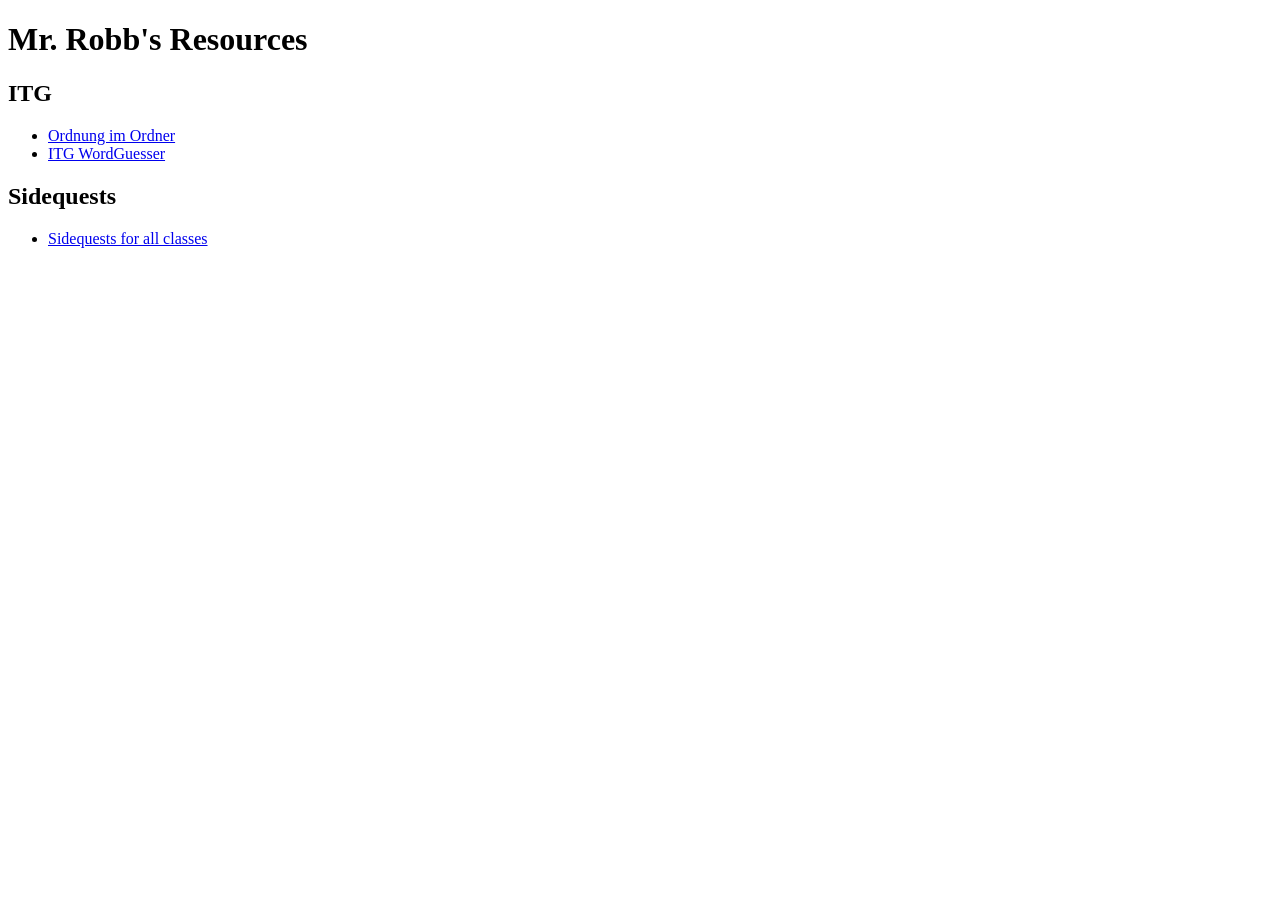
<file: index.html>
<!doctype html>
<html lang="en">
  <head>
    <meta charset="UTF-8" />
    <meta name="viewport" content="width=device-width, initial-scale=1.0" />
    <title>Mr. Robb's Resources</title>
  </head>
  <body>
    <h1>Mr. Robb's Resources</h1>

    <h2>ITG</h2>
    <ul>
      <li><a href="ITG/ordnung-im-ordner.html">Ordnung im Ordner</a></li>
      <li><a href="ITG/wordguesser.html">ITG WordGuesser</a></li>
    </ul>

    <h2>Sidequests</h2>
    <ul>
      <li>
        <a href="sidequests/index.html">Sidequests for all classes</a>
      </li>
    </ul>
  </body>
</html>
</file>
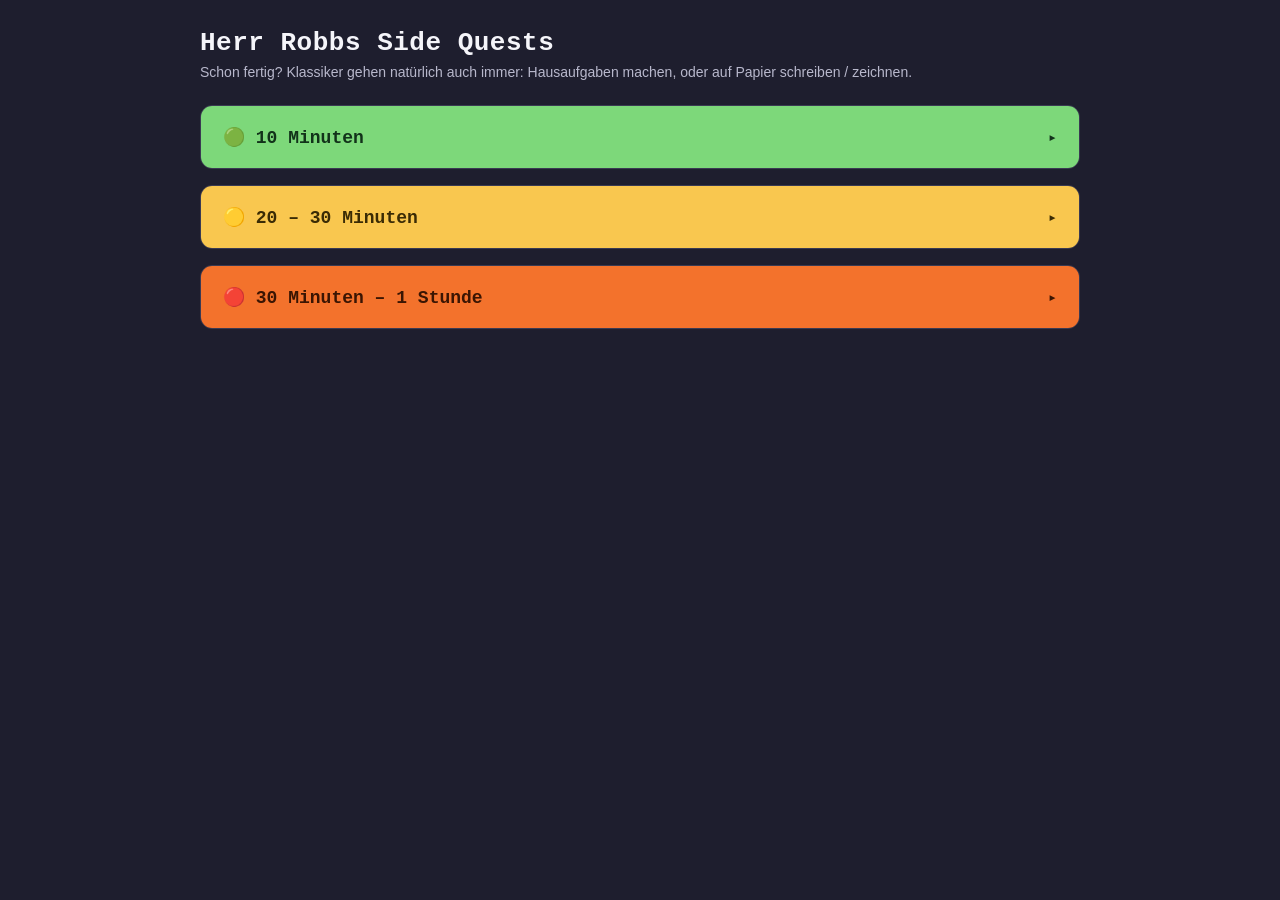
<file: sidequests/index.html>
<!DOCTYPE html>
<html lang="de">
<head>
<meta charset="UTF-8">
<title>Herr Robbs Side Quests</title>
<style>
  .sq-wrap { font-family: -apple-system, Segoe UI, Roboto, Helvetica, Arial, sans-serif; }
  .sq-wrap details > summary { list-style: none; cursor: pointer; }
  .sq-wrap details > summary::-webkit-details-marker { display: none; }
  .sq-wrap details > summary .sq-arrow { transition: transform 0.15s ease; }
  .sq-wrap details[open] > summary .sq-arrow { transform: rotate(90deg); }
  .sq-wrap details > summary:hover { filter: brightness(1.08); }
  .sq-wrap ul li a:hover { text-decoration: underline; }
</style>
</head>
<body style="margin:0; padding:0; background:#1e1e2e;">
<div class="sq-wrap" style="max-width:880px; margin:0 auto; padding:28px 20px 40px; background:#1e1e2e; color:#e6e6f0;">

  <h1 style="font-family:'Courier New',Consolas,monospace; font-size:26px; font-weight:700; letter-spacing:0.5px; margin:0 0 4px; color:#f5f5fa;">Herr Robbs Side Quests</h1>
  <p style="font-size:14px; line-height:1.5; margin:0 0 22px; color:#b8b8cc;">
    Schon fertig? Klassiker gehen natürlich auch immer: Hausaufgaben machen, oder auf Papier schreiben / zeichnen.
  </p>

  <div style="display:flex; flex-direction:column; gap:16px;">

    <!-- TIME BLOCK 1: 10 Minuten -->
    <details style="border-radius:12px; overflow:hidden; background:#2a2a3d; border:1px solid #3a3a52;">
      <summary style="background:#7DD87A; color:#12321a; padding:20px 22px; font-family:'Courier New',Consolas,monospace; font-weight:700; font-size:18px; display:flex; align-items:center; justify-content:space-between;">
        <span>🟢 10 Minuten</span>
        <span class="sq-arrow" style="font-size:15px;">▸</span>
      </summary>
      <div style="padding:20px 24px 24px; display:flex; flex-direction:column; gap:20px;">

        <div>
          <div style="font-family:'Courier New',Consolas,monospace; font-weight:700; font-size:14px; color:#7DD87A; margin-bottom:8px;">⌨️ Tipp-Training</div>
          <ul style="margin:0; padding:0 0 0 4px; list-style:none; font-size:14px; line-height:1.9;">
            <li>▸ <a href="https://typista.de/training/exercise" style="color:#7DD87A;">Typista.de</a> — Grundlagen üben</li>
            <li>▸ <a href="https://agilefingers.com/de/ubungen" style="color:#7DD87A;">Agile Fingers — Übungen</a> — Grundlagen aufbauen</li>
            <li>▸ <a href="https://agilefingers.com/de/texte" style="color:#7DD87A;">Agile Fingers — Texte</a> — schreib eine eigene Geschichte</li>
            <li>▸ Tipp10 — schon installiert auf den Schulcomputern &amp; Tablets</li>
          </ul>
        </div>

        <div>
          <div style="font-family:'Courier New',Consolas,monospace; font-weight:700; font-size:14px; color:#7DD87A; margin-bottom:8px;">🧩 Informatik-Games</div>
          <ul style="margin:0; padding:0 0 0 4px; list-style:none; font-size:14px; line-height:1.9;">
            <li>▸ <a href="https://lightbot.lu/" style="color:#7DD87A;">Lightbot</a> — Code schreiben, damit dein Objekt ans Ziel kommt</li>
            <li>▸ <a href="https://compute-it.toxicode.fr" style="color:#7DD87A;">Compute-it</a> — spiele als Compiler</li>
            <li>▸ <a href="https://little-dot.toxicode.fr/" style="color:#7DD87A;">Little Dot</a></li>
            <li>▸ <a href="https://blockly.games/?lang=de" style="color:#7DD87A;">Blockly Games</a> — Rätsel mit Code-Blöcken lösen</li>
          </ul>
        </div>

        <div>
          <div style="font-family:'Courier New',Consolas,monospace; font-weight:700; font-size:14px; color:#7DD87A; margin-bottom:8px;">✨ Kurz ausprobieren</div>
          <ul style="margin:0; padding:0 0 0 4px; list-style:none; font-size:14px; line-height:1.9;">
            <li>▸ <a href="https://brush.ninja/create/animation-maker/" style="color:#7DD87A;">Brush Ninja</a> — eine kleine Animation erstellen</li>
            <li>▸ <a href="https://musiclab.chromeexperiments.com/" style="color:#7DD87A;">Music Lab</a></li>
            <li>▸ <a href="https://quickdraw.withgoogle.com/" style="color:#7DD87A;">Quick, Draw!</a></li>
            <li>▸ Mit Paint auf dem Computer / Tablet malen</li>
          </ul>
        </div>

      </div>
    </details>

    <!-- TIME BLOCK 2: 20-30 Minuten -->
    <details style="border-radius:12px; overflow:hidden; background:#2a2a3d; border:1px solid #3a3a52;">
      <summary style="background:#F9C74F; color:#3a2b05; padding:20px 22px; font-family:'Courier New',Consolas,monospace; font-weight:700; font-size:18px; display:flex; align-items:center; justify-content:space-between;">
        <span>🟡 20 – 30 Minuten</span>
        <span class="sq-arrow" style="font-size:15px;">▸</span>
      </summary>
      <div style="padding:20px 24px 24px; display:flex; flex-direction:column; gap:20px;">

        <div>
          <div style="font-family:'Courier New',Consolas,monospace; font-weight:700; font-size:14px; color:#F9C74F; margin-bottom:8px;">📺 Videos &amp; Nachrichten</div>
          <ul style="margin:0; padding:0 0 0 4px; list-style:none; font-size:14px; line-height:1.9;">
            <li>▸ <a href="https://www.logo.de/" style="color:#F9C74F;">logo.de</a> — Logo Nachrichten</li>
            <li>▸ <a href="https://www.kika.de/team-timster/videos/alle-folgen-928" style="color:#F9C74F;">Team Timster</a> — kurze Technik-Videos</li>
            <li>▸ <a href="https://youtu.be/MsqL9fzOzXU?si=8Q8Ej0ytTItZmwh4" style="color:#F9C74F;">Wie ein Computer Sprache versteht</a></li>
            <li>▸ <a href="https://www.youtube.com/watch?v=ttfN-XYohhU" style="color:#F9C74F;">Wie KI Bilder malt</a></li>
            <li>▸ <a href="https://www.youtube.com/watch?v=h96st-Lwb1A" style="color:#F9C74F;">So liest KI in Zukunft deine Gefühle</a></li>
            <li>▸ <a href="https://www.youtube.com/watch?v=HZ8a77MpAFk" style="color:#F9C74F;">Achtung KI-Fake — was können wir noch glauben?</a></li>
            <li>▸ <a href="https://www.zdf.de/reportagen/die-spur-achtung-scam-100" style="color:#F9C74F;">„Achtung, Scam!" — Cybercrime-Serie</a></li>
          </ul>
        </div>

        <div>
          <div style="font-family:'Courier New',Consolas,monospace; font-weight:700; font-size:14px; color:#F9C74F; margin-bottom:8px;">📖 Lesen</div>
          <ul style="margin:0; padding:0 0 0 4px; list-style:none; font-size:14px; line-height:1.9;">
            <li>▸ <a href="https://www.fluter.de/" style="color:#F9C74F;">fluter.de</a> — aktuelle Artikel lesen</li>
          </ul>
        </div>

        <div>
          <div style="font-family:'Courier New',Consolas,monospace; font-weight:700; font-size:14px; color:#F9C74F; margin-bottom:8px;">🎵 Musik</div>
          <ul style="margin:0; padding:0 0 0 4px; list-style:none; font-size:14px; line-height:1.9;">
            <li>▸ <a href="https://learningmusic.ableton.com/" style="color:#F9C74F;">Ableton — Learning Music</a></li>
            <li>▸ <a href="https://patternsketch.com/" style="color:#F9C74F;">Patternsketch</a> — eigene Drumbeats</li>
            <li>▸ <a href="https://www.beepbox.co" style="color:#F9C74F;">BeepBox</a> — eigene Songs machen</li>
          </ul>
        </div>

        <div>
          <div style="font-family:'Courier New',Consolas,monospace; font-weight:700; font-size:14px; color:#F9C74F; margin-bottom:8px;">🧩 Informatik-Games (mit Vorkenntnissen)</div>
          <ul style="margin:0; padding:0 0 0 4px; list-style:none; font-size:14px; line-height:1.9;">
            <li>▸ <a href="https://learningcontent.cisco.com/games/binary/index.html" style="color:#F9C74F;">Cisco Binary Game</a> — Vorkenntnisse im Binärzählen nötig (<a href="https://www.youtube.com/watch?v=I3-cmqbVF0Y" style="color:#F9C74F;">Erklärvideo</a>)</li>
          </ul>
        </div>

      </div>
    </details>

    <!-- TIME BLOCK 3: 30 Minuten - 1 Stunde -->
    <details style="border-radius:12px; overflow:hidden; background:#2a2a3d; border:1px solid #3a3a52;">
      <summary style="background:#F3722C; color:#3a1503; padding:20px 22px; font-family:'Courier New',Consolas,monospace; font-weight:700; font-size:18px; display:flex; align-items:center; justify-content:space-between;">
        <span>🔴 30 Minuten – 1 Stunde</span>
        <span class="sq-arrow" style="font-size:15px;">▸</span>
      </summary>
      <div style="padding:20px 24px 24px; display:flex; flex-direction:column; gap:20px;">

        <div>
          <div style="font-family:'Courier New',Consolas,monospace; font-weight:700; font-size:14px; color:#F3722C; margin-bottom:8px;">🎮 Spiele entwickeln</div>
          <ul style="margin:0; padding:0 0 0 4px; list-style:none; font-size:14px; line-height:1.9;">
            <li>▸ <a href="https://editor.gdevelop.io/" style="color:#F3722C;">GDevelop</a> — Klick auf „Kostenlose In-App Tutorials"</li>
            <li>▸ <a href="https://make.bitsy.org/" style="color:#F3722C;">bit.sy</a> — Pixel-Spiel (als .bitsy-Datei speichern!)</li>
            <li>▸ <a href="https://twinery.org/" style="color:#F3722C;">Twine</a> — textbasiertes Rollenspiel</li>
            <li>▸ <a href="https://youtu.be/g7VYL8xqJnQ?si=evJrmYHPfhzamrs5" style="color:#F3722C;">↳ Twine Getting-Started-Tutorial</a></li>
            <li>▸ <a href="https://studio.code.org/flappy/1" style="color:#F3722C;">Flappy Bird</a> — dein eigenes Spiel bauen</li>
            <li>▸ <a href="https://app.codemonkey.com/courses/blocks-hour-of-code#1" style="color:#F3722C;">CodeMonkey</a> — Platformer-Tutorial</li>
          </ul>
        </div>

        <div>
          <div style="font-family:'Courier New',Consolas,monospace; font-weight:700; font-size:14px; color:#F3722C; margin-bottom:8px;">💻 Programmieren lernen</div>
          <ul style="margin:0; padding:0 0 0 4px; list-style:none; font-size:14px; line-height:1.9;">
            <li>▸ <a href="https://scratch.mit.edu/projects/editor/?tutorial=all" style="color:#F3722C;">Scratch-Tutorials</a></li>
            <li>▸ <a href="https://scratch.mit.edu/ideas" style="color:#F3722C;">Scratch — fortgeschritten</a></li>
            <li>▸ <a href="https://flexboxfroggy.com/" style="color:#F3722C;">Flexbox Froggy</a> — CSS mit einem Frosch-Spiel</li>
            <li>▸ <a href="https://www.freecodecamp.org/german/learn/responsive-web-design-v9/" style="color:#F3722C;">freeCodeCamp — Webseiten (HTML/CSS/JS)</a></li>
            <li>▸ <a href="https://www.freecodecamp.org/german/learn/python-v9/#workshop-report-card-printer" style="color:#F3722C;">freeCodeCamp — Python</a></li>
            <li>▸ <a href="https://sql-island.informatik.uni-kl.de/" style="color:#F3722C;">SQL Island</a> — SQL lernen mit einem Spiel</li>
            <li>▸ <a href="https://app.code-it-studio.de/course/step/12/117" style="color:#F3722C;">Malen mit Code</a></li>
            <li>▸ <a href="https://studio.code.org/de/courses/artist/units/1/lessons/1/levels/1" style="color:#F3722C;">Zeichnen mit Code</a></li>
            <li>▸ <a href="https://studio.code.org/de/courses/poem-art-2021/units/1/lessons/1/levels/1?lang=de-DE" style="color:#F3722C;">Gedichte mit Code</a></li>
            <li>▸ <a href="https://chandra.si.edu/sound/code/" style="color:#F3722C;">Astronomie, Musik &amp; Code</a></li>
          </ul>
        </div>

        <div>
          <div style="font-family:'Courier New',Consolas,monospace; font-weight:700; font-size:14px; color:#F3722C; margin-bottom:8px;">🎨 Design &amp; Ton</div>
          <ul style="margin:0; padding:0 0 0 4px; list-style:none; font-size:14px; line-height:1.9;">
            <li>▸ <a href="https://photopea.com/" style="color:#F3722C;">Photopea</a> / <a href="https://www.canva.com/" style="color:#F3722C;">Canva</a> — Poster, Einladung, Moodboard</li>
            <li>▸ SonicPi — App auf den Schulcomputern (Tutorials unten in der App)</li>
          </ul>
        </div>

      </div>
    </details>

  </div>
</div>
</body>
</html>
</file>
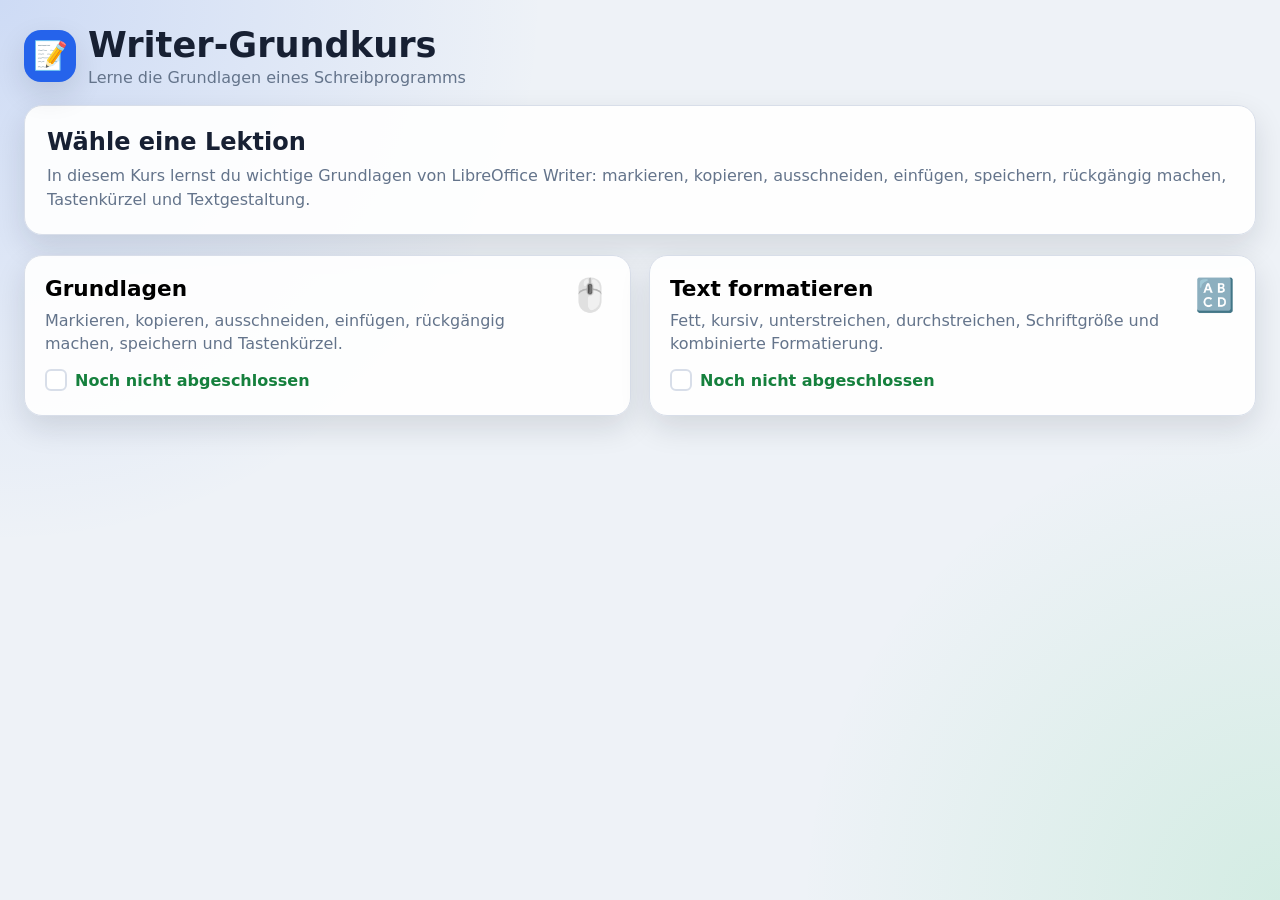
<file: ITG/writerprofi/index.html>
<!doctype html>
<html lang="de">
  <head>
    <meta charset="utf-8" />
    <meta name="viewport" content="width=device-width, initial-scale=1" />
    <title>Writer-Grundkurs</title>
    <link rel="stylesheet" href="styles.css" />
  </head>
  <body>
    <div class="app">
      <header class="topbar">
        <div class="brand">
          <div class="brand-icon">📝</div>
          <div>
            <h1>Writer-Grundkurs</h1>
            <p>Lerne die Grundlagen eines Schreibprogramms</p>
          </div>
        </div>

        <button id="homeButton" class="ghost-button hidden">
          Zur Übersicht
        </button>
      </header>

      <main id="mapScreen" class="screen">
        <section class="intro-card">
          <h2>Wähle eine Lektion</h2>
          <p>
            In diesem Kurs lernst du wichtige Grundlagen von LibreOffice Writer:
            markieren, kopieren, ausschneiden, einfügen, speichern, rückgängig
            machen, Tastenkürzel und Textgestaltung.
          </p>
        </section>

        <section id="lessonGrid" class="lesson-grid"></section>
      </main>

      <main id="lessonScreen" class="screen hidden">
        <section class="lesson-header-card">
          <div>
            <div class="small-label">Aktuelle Lektion</div>
            <h2 id="lessonTitle"></h2>
          </div>

          <div class="progress-wrap">
            <div class="progress-label">
              <span id="challengeLabel"></span>
              <span id="progressPercent"></span>
            </div>
            <div class="progress-track">
              <div id="progressFill" class="progress-fill"></div>
            </div>
          </div>
        </section>

        <div class="lesson-layout">
          <aside class="task-panel">
            <div class="small-label">Aufgabe</div>
            <h3 id="challengeTitle"></h3>

            <div id="difficultyBadge" class="difficulty-badge"></div>

            <div id="instructionBox" class="instruction-box"></div>
            <div id="hintBox" class="hint-box"></div>

            <div id="feedback" class="feedback hidden"></div>

            <div class="task-actions">
              <button id="mainActionButton" class="primary-button">
                Überprüfen
              </button>
              <button id="retryButton" class="secondary-button">
                Nochmal versuchen
              </button>
            </div>
          </aside>

          <section class="writer-panel">
            <div class="writer-window">
              <div class="writer-titlebar">
                <div class="window-dots">
                  <span class="dot red"></span>
                  <span class="dot yellow"></span>
                  <span class="dot green"></span>
                </div>
                <div class="writer-title">
                  LibreOffice Writer – Übungssimulation
                </div>
                <div></div>
              </div>

              <div id="menubar" class="menubar"></div>

              <div id="toolbar" class="toolbar">
                <button
                  class="tool-button"
                  data-action="save"
                  title="Speichern"
                >
                  💾 Speichern
                </button>
                <button
                  class="tool-button"
                  data-action="undo"
                  title="Rückgängig"
                >
                  ↩ Rückgängig
                </button>

                <span class="toolbar-divider"></span>

                <button
                  class="tool-button"
                  data-action="cut"
                  title="Ausschneiden"
                >
                  ✂ Ausschneiden
                </button>
                <button class="tool-button" data-action="copy" title="Kopieren">
                  📋 Kopieren
                </button>
                <button
                  class="tool-button"
                  data-action="paste"
                  title="Einfügen"
                >
                  📌 Einfügen
                </button>

                <span class="toolbar-divider"></span>

                <button
                  class="tool-button format-button"
                  data-command="bold"
                  title="Fett"
                >
                  <b>F</b>
                </button>
                <button
                  class="tool-button format-button"
                  data-command="italic"
                  title="Kursiv"
                >
                  <i>K</i>
                </button>
                <button
                  class="tool-button format-button"
                  data-command="underline"
                  title="Unterstrichen"
                >
                  <u>U</u>
                </button>
                <button
                  class="tool-button format-button"
                  data-command="strikeThrough"
                  title="Durchstreichen"
                >
                  <s>S</s>
                </button>

                <span class="toolbar-divider"></span>

                <label class="select-label">
                  Größe
                  <select id="fontSizeSelect" class="tool-select">
                    <option value="">--</option>
                    <option value="12px">12</option>
                    <option value="16px">16</option>
                    <option value="24px">24</option>
                    <option value="32px">32</option>
                  </select>
                </label>
              </div>

              <div class="shortcut-help">
                Tastenkürzel: <strong>Strg+C</strong> kopieren,
                <strong>Strg+X</strong> ausschneiden,
                <strong>Strg+V</strong> einfügen,
                <strong>Strg+Z</strong> rückgängig,
                <strong>Strg+S</strong> speichern
              </div>

              <div class="page-area">
                <div class="page">
                  <div
                    id="editor"
                    contenteditable="true"
                    spellcheck="false"
                  ></div>
                </div>
              </div>

              <div class="statusbar">
                <span id="statusLeft">Bereit</span>
                <span>Keine dauerhafte Speicherung</span>
              </div>
            </div>
          </section>
        </div>
      </main>
    </div>

    <script src="app.js"></script>
  </body>
</html>
</file>
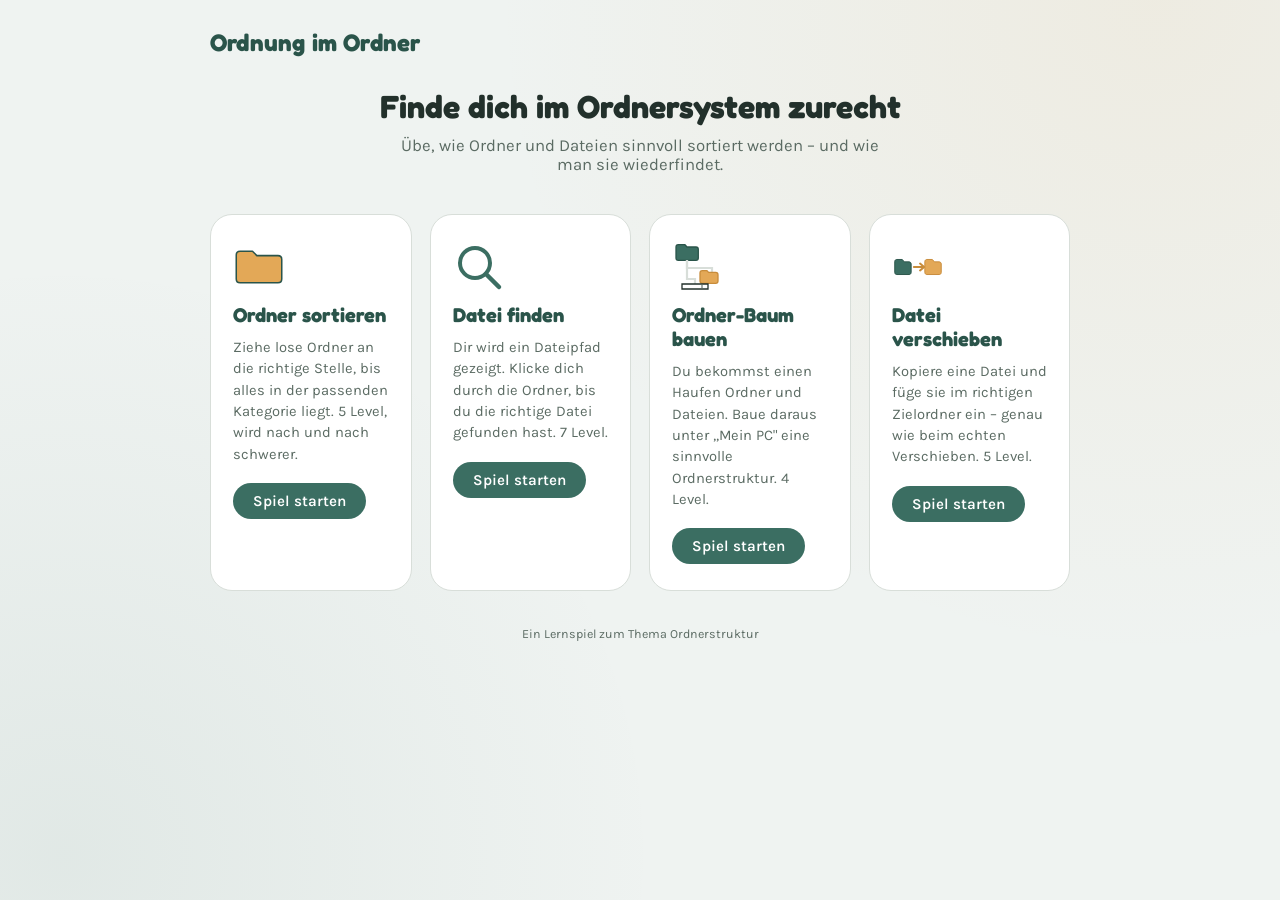
<file: ITG/ordnung-im-ordner.html>
<!doctype html>
<html lang="de">
  <head>
    <meta charset="UTF-8" />
    <meta name="viewport" content="width=device-width, initial-scale=1.0" />
    <title>Ordnung im Ordner</title>
    <link rel="preconnect" href="https://fonts.googleapis.com" />
    <link rel="preconnect" href="https://fonts.gstatic.com" crossorigin />
    <link
      href="https://fonts.googleapis.com/css2?family=Fredoka:wght@500;600;700&family=Karla:wght@400;500;600;700&display=swap"
      rel="stylesheet"
    />
    <style>
      :root {
        --bg: #eff3f1;
        --surface: #ffffff;
        --ink: #22302b;
        --ink-soft: #5b6b63;
        --accent: #3b6e62;
        --accent-dark: #2a544a;
        --accent-light: #dceae3;
        --gold: #e3a857;
        --gold-dark: #c88c3b;
        --error: #c1523d;
        --error-light: #f5dfda;
        --border: #d8ded9;
        --paper-fold: #edeae0;
        --radius-pill: 999px;
      }

      * {
        box-sizing: border-box;
      }

      body {
        margin: 0;
        background: var(--bg);
        background-image:
          radial-gradient(
            circle at 90% 0%,
            rgba(227, 168, 87, 0.1),
            transparent 45%
          ),
          radial-gradient(
            circle at 5% 95%,
            rgba(59, 110, 98, 0.08),
            transparent 40%
          );
        background-attachment: fixed;
        color: var(--ink);
        font-family: "Karla", sans-serif;
        min-height: 100vh;
      }

      h1,
      h2,
      h3,
      .display,
      button,
      .btn {
        font-family: "Fredoka", sans-serif;
      }

      button {
        font-family: inherit;
        cursor: pointer;
      }
      button:focus-visible,
      .crumb:focus-visible,
      .icon-btn:focus-visible {
        outline: 3px solid var(--gold);
        outline-offset: 2px;
      }

      #app {
        max-width: 900px;
        margin: 0 auto;
        padding: 28px 20px 60px;
      }

      /* ---------- Top bar ---------- */
      .topbar {
        display: flex;
        align-items: center;
        justify-content: space-between;
        margin-bottom: 22px;
        gap: 12px;
        flex-wrap: wrap;
      }
      .brand {
        display: flex;
        align-items: baseline;
        gap: 10px;
      }
      .brand h1 {
        font-size: 1.5rem;
        font-weight: 700;
        margin: 0;
        color: var(--accent-dark);
        letter-spacing: 0.2px;
      }
      .brand .tag {
        font-size: 0.8rem;
        color: var(--ink-soft);
        font-family: "Karla", sans-serif;
      }
      .menu-link {
        background: none;
        border: none;
        color: var(--ink-soft);
        font-size: 0.85rem;
        font-family: "Karla", sans-serif;
        text-decoration: underline;
        text-underline-offset: 3px;
        padding: 4px 2px;
      }
      .menu-link:hover {
        color: var(--accent-dark);
      }

      /* ---------- Start screen ---------- */
      .hero {
        text-align: center;
        margin: 30px 0 40px;
      }
      .hero h2 {
        font-size: 2rem;
        margin: 0 0 10px;
        color: var(--ink);
      }
      .hero p {
        color: var(--ink-soft);
        font-size: 1.05rem;
        max-width: 480px;
        margin: 0 auto;
      }

      .mode-grid {
        display: grid;
        grid-template-columns: repeat(auto-fit, minmax(200px, 1fr));
        gap: 18px;
        margin-top: 30px;
      }
      @media (max-width: 640px) {
        .mode-grid {
          grid-template-columns: 1fr;
        }
      }

      .mode-card {
        background: var(--surface);
        border: 1.5px solid var(--border);
        border-radius: 22px;
        padding: 26px 22px;
        text-align: left;
        display: flex;
        flex-direction: column;
        gap: 10px;
        transition:
          border-color 0.15s ease,
          transform 0.15s ease;
      }
      .mode-card:hover {
        border-color: var(--accent);
        transform: translateY(-2px);
      }
      .mode-card svg {
        width: 52px;
        height: 52px;
      }
      .mode-card h3 {
        margin: 0;
        font-size: 1.25rem;
        color: var(--accent-dark);
      }
      .mode-card p {
        margin: 0;
        color: var(--ink-soft);
        font-size: 0.92rem;
        line-height: 1.45;
      }
      .mode-card .go {
        margin-top: 8px;
        align-self: flex-start;
        background: var(--accent);
        color: #fff;
        border: none;
        border-radius: var(--radius-pill);
        padding: 9px 20px;
        font-size: 0.95rem;
        font-weight: 600;
      }
      .mode-card .go:hover {
        background: var(--accent-dark);
      }

      /* ---------- Progress ---------- */
      .progress-row {
        display: flex;
        align-items: center;
        gap: 14px;
        margin-bottom: 6px;
      }
      .progress-label {
        font-size: 0.85rem;
        color: var(--ink-soft);
        white-space: nowrap;
        font-family: "Karla", sans-serif;
      }
      .progress-track {
        flex: 1;
        height: 8px;
        background: var(--border);
        border-radius: var(--radius-pill);
        overflow: hidden;
      }
      .progress-fill {
        height: 100%;
        background: var(--gold);
        border-radius: var(--radius-pill);
        transition: width 0.35s ease;
      }

      /* ---------- Instruction banner ---------- */
      .instruction {
        background: var(--accent-light);
        border-radius: 16px;
        padding: 14px 18px;
        margin: 16px 0 22px;
        color: var(--accent-dark);
        font-size: 0.98rem;
        font-weight: 500;
      }

      .panel {
        background: var(--surface);
        border: 1.5px solid var(--border);
        border-radius: 22px;
        padding: 24px;
      }

      .panel-actions {
        display: flex;
        justify-content: space-between;
        align-items: center;
        margin-top: 20px;
        gap: 10px;
        flex-wrap: wrap;
      }

      .btn {
        border: none;
        border-radius: var(--radius-pill);
        padding: 10px 22px;
        font-size: 0.95rem;
        font-weight: 600;
      }
      .btn-ghost {
        background: transparent;
        color: var(--ink-soft);
        border: 1.5px solid var(--border);
      }
      .btn-ghost:hover {
        border-color: var(--ink-soft);
        color: var(--ink);
      }
      .btn-primary {
        background: var(--gold);
        color: #4a3110;
      }
      .btn-primary:hover {
        background: var(--gold-dark);
      }
      .btn-primary:disabled {
        background: var(--border);
        color: var(--ink-soft);
        cursor: not-allowed;
      }

      /* ---------- Folder-Sort ---------- */
      .tray {
        display: flex;
        flex-wrap: wrap;
        gap: 12px;
        min-height: 78px;
        padding: 14px;
        background: var(--bg);
        border-radius: 16px;
        margin-bottom: 22px;
      }
      .tray-empty-msg {
        color: var(--ink-soft);
        font-size: 0.88rem;
        font-style: italic;
        margin: auto;
      }

      .item-chip {
        display: flex;
        align-items: center;
        gap: 7px;
        background: var(--surface);
        border: 1.5px solid var(--border);
        border-radius: var(--radius-pill);
        padding: 7px 14px 7px 8px;
        cursor: grab;
        user-select: none;
        font-weight: 600;
        font-family: "Karla", sans-serif;
        font-size: 0.92rem;
        box-shadow: 0 1px 0 rgba(0, 0, 0, 0.03);
      }
      .item-chip:active {
        cursor: grabbing;
      }
      .item-chip.wrong {
        border-color: var(--error);
        background: var(--error-light);
        color: var(--error);
      }
      .item-chip svg {
        width: 26px;
        height: 20px;
        flex-shrink: 0;
      }

      .zones {
        display: grid;
        grid-template-columns: repeat(auto-fit, minmax(190px, 1fr));
        gap: 16px;
      }

      .zone {
        border: 2px dashed var(--border);
        border-radius: 18px;
        padding: 14px;
        min-height: 130px;
        background: rgba(255, 255, 255, 0.5);
        transition:
          border-color 0.15s ease,
          background 0.15s ease;
      }
      .zone.dragover {
        border-color: var(--accent);
        background: var(--accent-light);
      }
      .zone.reject {
        border-color: var(--error);
        background: var(--error-light);
      }
      .zone-head {
        display: flex;
        align-items: center;
        gap: 8px;
        margin-bottom: 10px;
      }
      .zone-head svg {
        width: 30px;
        height: 23px;
      }
      .zone-head .zname {
        font-weight: 700;
        color: var(--accent-dark);
        font-size: 1rem;
      }
      .zone-head .zcount {
        margin-left: auto;
        font-size: 0.78rem;
        color: var(--ink-soft);
        background: var(--surface);
        border-radius: var(--radius-pill);
        padding: 2px 9px;
        font-family: "Karla", sans-serif;
      }
      .zone-items {
        display: flex;
        flex-wrap: wrap;
        gap: 8px;
      }
      .zone-items .item-chip {
        cursor: default;
        background: var(--accent-light);
        border-color: var(--accent);
      }

      /* ---------- Find the File ---------- */
      .mission {
        display: flex;
        align-items: flex-start;
        gap: 10px;
        background: var(--accent-light);
        border-radius: 16px;
        padding: 14px 18px;
        margin: 16px 0 20px;
      }
      .mission svg {
        width: 22px;
        height: 22px;
        flex-shrink: 0;
        margin-top: 2px;
      }
      .mission-text {
        font-size: 0.95rem;
        color: var(--accent-dark);
      }
      .mission-text b {
        font-weight: 700;
      }
      .mission-path {
        font-family: "Karla", sans-serif;
        font-weight: 700;
        color: var(--accent-dark);
        word-break: break-word;
      }

      .breadcrumbs {
        display: flex;
        align-items: center;
        flex-wrap: wrap;
        gap: 4px;
        margin-bottom: 16px;
        font-size: 0.9rem;
      }
      .crumb {
        background: none;
        border: none;
        color: var(--ink-soft);
        font-family: "Karla", sans-serif;
        font-weight: 600;
        padding: 4px 6px;
        border-radius: 8px;
      }
      .crumb:hover {
        background: var(--bg);
        color: var(--ink);
      }
      .crumb.current {
        color: var(--accent-dark);
      }
      .crumb-sep {
        color: var(--border);
      }

      .browser {
        display: grid;
        grid-template-columns: repeat(auto-fill, minmax(108px, 1fr));
        gap: 14px;
        min-height: 160px;
      }
      .fs-item {
        display: flex;
        flex-direction: column;
        align-items: center;
        gap: 6px;
        background: none;
        border: 1.5px solid transparent;
        border-radius: 14px;
        padding: 10px 6px;
        text-align: center;
      }
      .fs-item:hover {
        background: var(--bg);
        border-color: var(--border);
      }
      .fs-item svg {
        width: 44px;
        height: 34px;
      }
      .fs-item.file svg {
        width: 32px;
        height: 40px;
      }
      .fs-item .fname {
        font-size: 0.8rem;
        font-weight: 600;
        color: var(--ink);
        line-height: 1.25;
        word-break: break-word;
      }

      .wrong-msg {
        margin-top: 6px;
        color: var(--error);
        font-size: 0.85rem;
        font-weight: 600;
        min-height: 1.2em;
      }

      /* ---------- Baum bauen ---------- */
      .build-tray {
        display: flex;
        flex-wrap: wrap;
        gap: 10px;
        min-height: 66px;
        padding: 14px;
        background: var(--bg);
        border-radius: 16px;
        margin-bottom: 22px;
      }
      .build-tray.dragover {
        background: var(--accent-light);
      }

      .tree-area {
        border: 1.5px dashed var(--border);
        border-radius: 16px;
        padding: 16px;
        min-height: 160px;
      }
      .root-box {
        display: flex;
        align-items: center;
        gap: 8px;
        font-weight: 700;
        color: var(--accent-dark);
        margin-bottom: 10px;
        font-size: 1.02rem;
      }
      .root-box svg {
        width: 30px;
        height: 23px;
      }
      .tree-children {
        display: flex;
        flex-direction: column;
        gap: 8px;
        padding-left: 20px;
        min-height: 14px;
      }
      .tree-children.root-children {
        padding-left: 4px;
      }

      .tree-file {
        display: flex;
        align-items: center;
        gap: 8px;
        background: var(--surface);
        border: 1.5px solid var(--border);
        border-radius: 12px;
        padding: 6px 12px;
        width: fit-content;
        cursor: grab;
        font-size: 0.88rem;
        font-weight: 600;
      }
      .tree-file svg {
        width: 20px;
        height: 24px;
      }
      .tree-file.wrong {
        border-color: var(--error);
        background: var(--error-light);
        color: var(--error);
      }

      .tree-folder {
        border: 1.5px solid var(--border);
        border-radius: 14px;
        background: rgba(255, 255, 255, 0.6);
        padding: 8px 10px 10px;
      }
      .tree-folder.wrong > .tree-folder-header {
        color: var(--error);
      }
      .tree-folder.wrong {
        border-color: var(--error);
        background: var(--error-light);
      }
      .tree-folder.dragover {
        border-color: var(--accent);
        background: var(--accent-light);
      }
      .tree-folder-header {
        display: flex;
        align-items: center;
        gap: 7px;
        cursor: grab;
        font-weight: 700;
        font-size: 0.92rem;
        color: var(--accent-dark);
      }
      .tree-folder-header svg {
        width: 26px;
        height: 20px;
      }

      .check-msg {
        margin-top: 14px;
        font-size: 0.9rem;
        font-weight: 600;
        color: var(--ink-soft);
      }
      .check-msg.ok {
        color: var(--accent-dark);
      }
      .check-msg.bad {
        color: var(--error);
      }

      /* ---------- Datei verschieben ---------- */
      .move-toolbar {
        display: flex;
        gap: 10px;
        margin-bottom: 14px;
      }
      .toolbar-btn {
        display: flex;
        align-items: center;
        gap: 8px;
        border: 1.5px solid var(--border);
        background: var(--surface);
        border-radius: var(--radius-pill);
        padding: 9px 18px;
        font-weight: 600;
        font-size: 0.9rem;
        color: var(--accent-dark);
      }
      .toolbar-btn svg {
        width: 20px;
        height: 20px;
      }
      .toolbar-btn:hover:not(:disabled) {
        border-color: var(--accent);
      }
      .toolbar-btn:disabled {
        opacity: 0.4;
        cursor: not-allowed;
      }
      .clipboard-row {
        display: flex;
        align-items: center;
        gap: 8px;
        background: var(--accent-light);
        border-radius: 12px;
        padding: 10px 14px;
        margin-bottom: 18px;
        font-size: 0.88rem;
        color: var(--accent-dark);
        font-weight: 600;
        min-height: 20px;
      }
      .fs-item.file.selected {
        border-color: var(--gold);
        background: var(--accent-light);
      }

      /* ---------- Win screens ---------- */
      .win-screen {
        text-align: center;
        padding: 50px 20px;
      }
      .win-screen .badge {
        width: 74px;
        height: 74px;
        margin: 0 auto 18px;
        background: var(--gold);
        border-radius: 50%;
        display: flex;
        align-items: center;
        justify-content: center;
      }
      .win-screen .badge svg {
        width: 38px;
        height: 38px;
      }
      .win-screen h2 {
        margin: 0 0 8px;
        font-size: 1.6rem;
        color: var(--accent-dark);
      }
      .win-screen p {
        color: var(--ink-soft);
        margin: 0 0 24px;
      }

      .level-complete-pop {
        text-align: center;
        padding: 6px 0 2px;
      }

      .footer-note {
        text-align: center;
        color: var(--ink-soft);
        font-size: 0.78rem;
        margin-top: 36px;
      }

      @media (prefers-reduced-motion: reduce) {
        * {
          transition: none !important;
          animation: none !important;
        }
      }
    </style>
  </head>
  <body>
    <div id="app"></div>

    <script>
      /* ============ ICONS ============ */
      function folderIcon(fill) {
        fill = fill || "var(--accent)";
        return `<svg viewBox="0 0 48 36" xmlns="http://www.w3.org/2000/svg">
    <path d="M3 7 C3 5 4.5 3.5 6.5 3.5 H18 L22 7.5 H41.5 C43.5 7.5 45 9 45 11 V29 C45 31 43.5 32.5 41.5 32.5 H6.5 C4.5 32.5 3 31 3 29 Z"
      fill="${fill}" stroke="var(--accent-dark)" stroke-width="1.4" stroke-linejoin="round"/>
  </svg>`;
      }
      function fileIcon() {
        return `<svg viewBox="0 0 36 44" xmlns="http://www.w3.org/2000/svg">
    <path d="M4 2 H21 L32 13 V42 H4 Z" fill="#FFFFFF" stroke="var(--ink)" stroke-width="1.5" stroke-linejoin="round"/>
    <path d="M21 2 V13 H32 Z" fill="var(--paper-fold)" stroke="var(--ink)" stroke-width="1.2" stroke-linejoin="round"/>
    <line x1="9" y1="21" x2="27" y2="21" stroke="var(--ink-soft)" stroke-width="1.3"/>
    <line x1="9" y1="27" x2="27" y2="27" stroke="var(--ink-soft)" stroke-width="1.3"/>
    <line x1="9" y1="33" x2="21" y2="33" stroke="var(--ink-soft)" stroke-width="1.3"/>
  </svg>`;
      }
      function searchIcon() {
        return `<svg viewBox="0 0 52 52" xmlns="http://www.w3.org/2000/svg">
    <circle cx="22" cy="22" r="15" fill="none" stroke="var(--accent)" stroke-width="4"/>
    <line x1="33" y1="33" x2="46" y2="46" stroke="var(--accent)" stroke-width="4.5" stroke-linecap="round"/>
  </svg>`;
      }
      function sortIcon() {
        return folderIcon("var(--gold)");
      }
      function checkIcon() {
        return `<svg viewBox="0 0 24 24" fill="none" xmlns="http://www.w3.org/2000/svg">
    <path d="M4 13 L9.5 18.5 L20 6" stroke="#4A3110" stroke-width="3" stroke-linecap="round" stroke-linejoin="round"/>
  </svg>`;
      }
      function copyIcon() {
        return `<svg viewBox="0 0 24 24" fill="none" xmlns="http://www.w3.org/2000/svg">
    <rect x="7" y="7" width="13" height="15" rx="2" fill="#fff" stroke="currentColor" stroke-width="1.8"/>
    <rect x="4" y="2" width="13" height="15" rx="2" fill="#fff" stroke="currentColor" stroke-width="1.8"/>
  </svg>`;
      }
      function pasteIcon() {
        return `<svg viewBox="0 0 24 24" fill="none" xmlns="http://www.w3.org/2000/svg">
    <rect x="5" y="4" width="14" height="18" rx="2" fill="#fff" stroke="currentColor" stroke-width="1.8"/>
    <rect x="9" y="2" width="6" height="4" rx="1" fill="currentColor"/>
    <path d="M9 13 L11.5 15.5 L16 10.5" stroke="currentColor" stroke-width="1.8" stroke-linecap="round" stroke-linejoin="round"/>
  </svg>`;
      }
      function moveIcon() {
        return `<svg viewBox="-2 -2 76 40" xmlns="http://www.w3.org/2000/svg">
    <path d="M2 10 C2 8.3 3.3 7 5 7 H13 L16 10.5 H23 C24.7 10.5 26 11.8 26 13.5 V26 C26 27.7 24.7 29 23 29 H5 C3.3 29 2 27.7 2 26 Z"
      fill="var(--accent)" stroke="var(--accent-dark)" stroke-width="1.4" stroke-linejoin="round"/>
    <path d="M30 18 H44" stroke="var(--gold-dark)" stroke-width="3" stroke-linecap="round"/>
    <path d="M39 13 L45 18 L39 23" fill="none" stroke="var(--gold-dark)" stroke-width="3" stroke-linecap="round" stroke-linejoin="round"/>
    <path d="M46 10 C46 8.3 47.3 7 49 7 H57 L60 10.5 H67 C68.7 10.5 70 11.8 70 13.5 V26 C70 27.7 68.7 29 67 29 H49 C47.3 29 46 27.7 46 26 Z"
      fill="var(--gold)" stroke="var(--gold-dark)" stroke-width="1.4" stroke-linejoin="round"/>
  </svg>`;
      }
      function treeIcon() {
        return `<svg viewBox="0 0 52 52" xmlns="http://www.w3.org/2000/svg">
    <path d="M4 6 C4 4.7 5 3.7 6.3 3.7 H13 L15 6 H24 C25.3 6 26.3 7 26.3 8.3 V17 C26.3 18.3 25.3 19.3 24 19.3 H6.3 C5 19.3 4 18.3 4 17 Z"
      fill="var(--accent)" stroke="var(--accent-dark)" stroke-width="1.3" stroke-linejoin="round"/>
    <path d="M15 19 V27 H40 V32" fill="none" stroke="var(--border)" stroke-width="2.2"/>
    <path d="M15 19 V38 H23 V43" fill="none" stroke="var(--border)" stroke-width="2.2"/>
    <path d="M28 32 C28 30.7 29 29.7 30.3 29.7 H35 L36.6 31.4 H43.7 C45 31.4 46 32.4 46 33.7 V40 C46 41.3 45 42.3 43.7 42.3 H30.3 C29 42.3 28 41.3 28 40 Z"
      fill="var(--gold)" stroke="var(--gold-dark)" stroke-width="1.3" stroke-linejoin="round"/>
    <path d="M10 43 H36 V48 H10 Z" fill="#fff" stroke="var(--ink)" stroke-width="1.3"/>
    <path d="M30 43 V48" stroke="var(--ink-soft)" stroke-width="1.1"/>
  </svg>`;
      }
      function infoIcon() {
        return `<svg viewBox="0 0 24 24" fill="none" xmlns="http://www.w3.org/2000/svg">
    <circle cx="12" cy="12" r="9" stroke="var(--accent)" stroke-width="2"/>
    <line x1="12" y1="11" x2="12" y2="17" stroke="var(--accent)" stroke-width="2" stroke-linecap="round"/>
    <circle cx="12" cy="7.3" r="1.3" fill="var(--accent)"/>
  </svg>`;
      }

      /* ============ FOLDER-SORT LEVEL DATA ============ */
      const sortLevels = [
        {
          targets: [{ id: "tiere", name: "Tiere" }],
          items: [
            { id: "hund", name: "Hund", target: "tiere" },
            { id: "katze", name: "Katze", target: "tiere" },
          ],
        },
        {
          targets: [
            { id: "moebel", name: "Möbel" },
            { id: "obst", name: "Obst" },
          ],
          items: [
            { id: "stuhl", name: "Stuhl", target: "moebel" },
            { id: "tisch", name: "Tisch", target: "moebel" },
            { id: "apfel", name: "Apfel", target: "obst" },
            { id: "banane", name: "Banane", target: "obst" },
          ],
        },
        {
          targets: [
            { id: "sport", name: "Sport" },
            { id: "musik", name: "Musikinstrumente" },
            { id: "kleidung", name: "Kleidung" },
          ],
          items: [
            { id: "fussball", name: "Fußball", target: "sport" },
            { id: "tennis", name: "Tennis", target: "sport" },
            { id: "gitarre", name: "Gitarre", target: "musik" },
            { id: "klavier", name: "Klavier", target: "musik" },
            { id: "hose", name: "Hose", target: "kleidung" },
            { id: "jacke", name: "Jacke", target: "kleidung" },
          ],
        },
        {
          targets: [
            { id: "fahrzeuge", name: "Fahrzeuge" },
            { id: "gemuese", name: "Gemüse" },
            { id: "faecher", name: "Schulfächer" },
          ],
          items: [
            { id: "auto", name: "Auto", target: "fahrzeuge" },
            { id: "fahrrad", name: "Fahrrad", target: "fahrzeuge" },
            { id: "bus", name: "Bus", target: "fahrzeuge" },
            { id: "karotte", name: "Karotte", target: "gemuese" },
            { id: "kartoffel", name: "Kartoffel", target: "gemuese" },
            { id: "mathe", name: "Mathe", target: "faecher" },
            { id: "sportfach", name: "Sport", target: "faecher" },
            { id: "kunst", name: "Kunst", target: "faecher" },
          ],
        },
        {
          targets: [
            { id: "getraenke", name: "Getränke" },
            { id: "suess", name: "Süßigkeiten" },
            { id: "technik", name: "Technik" },
          ],
          items: [
            { id: "wasser", name: "Wasser", target: "getraenke" },
            { id: "saft", name: "Saft", target: "getraenke" },
            { id: "limo", name: "Limonade", target: "getraenke" },
            { id: "schoko", name: "Schokolade", target: "suess" },
            { id: "gummi", name: "Gummibärchen", target: "suess" },
            { id: "kekse", name: "Kekse", target: "suess" },
            { id: "handy", name: "Handy", target: "technik" },
            { id: "laptop", name: "Laptop", target: "technik" },
            { id: "kopfhoerer", name: "Kopfhörer", target: "technik" },
          ],
        },
      ];

      /* ============ FIND-THE-FILE LEVEL DATA ============ */
      function F(name) {
        return { name, type: "file", target: false };
      }
      function FT(name) {
        return { name, type: "file", target: true };
      }
      function D(name, children) {
        return { name, type: "folder", children: children || [] };
      }

      const findLevels = [
        {
          // 1 - direct at root
          pathDisplay: "Mein PC > Hausaufgaben.txt",
          tree: D("Mein PC", [
            D("Bilder", [F("Katze.jpg")]),
            D("Downloads", [F("Elternbrief.pdf")]),
            FT("Hausaufgaben.txt"),
            F("Stundenplan.pdf"),
          ]),
        },
        {
          // 2 - one level deep
          pathDisplay: "Mein PC > Bilder > Urlaub.png",
          tree: D("Mein PC", [
            D("Schule", [F("Merkzettel.txt")]),
            D("Bilder", [FT("Urlaub.png"), F("Geburtstag.jpg")]),
            D("Musik", [F("Playlist.mp3")]),
          ]),
        },
        {
          // 3 - one level deep, more siblings/choices
          pathDisplay: "Mein PC > Downloads > Vertretungsplan.pdf",
          tree: D("Mein PC", [
            D("Schule", [F("Merkzettel.txt")]),
            D("Bilder", [F("Katze.jpg")]),
            D("Downloads", [
              FT("Vertretungsplan.pdf"),
              F("Elternbrief.pdf"),
              F("Foto.png"),
              F("Rechnung.pdf"),
            ]),
            D("Musik", [F("Playlist.mp3")]),
            D("Spiele", [F("Highscore.txt")]),
          ]),
        },
        {
          // 4 - two levels deep
          pathDisplay: "Mein PC > Schule > Deutsch > Gedichtanalyse.docx",
          tree: D("Mein PC", [
            D("Schule", [
              D("Deutsch", [FT("Gedichtanalyse.docx"), F("Lesetagebuch.docx")]),
              D("Mathe", [F("Uebung.pdf")]),
              D("Sport", [F("Laufzettel.pdf")]),
            ]),
            D("Bilder", [F("Katze.jpg")]),
            D("Downloads", [F("Elternbrief.pdf")]),
          ]),
        },
        {
          // 5 - three levels deep
          pathDisplay:
            "Mein PC > Bilder > Urlaub > Strand > Sonnenuntergang.jpg",
          tree: D("Mein PC", [
            D("Schule", [F("Merkzettel.txt")]),
            D("Bilder", [
              D("Urlaub", [
                D("Strand", [FT("Sonnenuntergang.jpg"), F("Muschel.jpg")]),
                D("Berge", [F("Gipfel.jpg")]),
              ]),
              D("Schulausflug", [F("Klassenfoto.jpg")]),
              F("Haustier.jpg"),
            ]),
            D("Downloads", [F("Elternbrief.pdf")]),
          ]),
        },
        {
          // 6 - three levels deep, more siblings at each level
          pathDisplay: "Mein PC > Schule > Erdkunde > Referate > Vulkane.pptx",
          tree: D("Mein PC", [
            D("Schule", [
              D("Deutsch", [F("Lesetagebuch.docx")]),
              D("Mathe", [F("Uebung.pdf")]),
              D("Biologie", [F("Zellaufbau.pdf")]),
              D("Erdkunde", [
                D("Klimazonen", [F("Karte.pdf")]),
                D("Referate", [
                  FT("Vulkane.pptx"),
                  F("Erdbeben.pptx"),
                  F("Gletscher.pptx"),
                ]),
              ]),
              D("Sport", [F("Laufzettel.pdf")]),
            ]),
            D("Bilder", [F("Katze.jpg")]),
            D("Downloads", [F("Elternbrief.pdf")]),
            D("Spiele", [F("Highscore.txt")]),
          ]),
        },
        {
          // 7 - four levels deep, one light lookalike decoy folder (final level)
          pathDisplay:
            "Mein PC > Schule > Biologie > Klassenarbeiten > 2026 > Endnote.pdf",
          tree: D("Mein PC", [
            D("Schule", [
              D("Biologie", [
                D("Klassenarbeiten", [
                  D("2025", [F("Endnote.pdf")]),
                  D("2026", [FT("Endnote.pdf"), F("Berichtigung.pdf")]),
                ]),
                F("Hefteintrag.docx"),
              ]),
              D("Bio_Projekt", [D("Klassenarbeiten", [F("Notiz.txt")])]),
              D("Mathe", [F("Uebung.pdf")]),
            ]),
            D("Bilder", [F("Katze.jpg")]),
            D("Downloads", [F("Elternbrief.pdf")]),
          ]),
        },
      ];

      /* ============ BAUM BAUEN LEVEL DATA ============ */
      function FN(name) {
        return { name, type: "file" };
      }
      function FD(name, children) {
        return { name, type: "folder", children: children || [] };
      }

      function flattenSpec(node, parentId, out) {
        node.children.forEach((child, i) => {
          const id = child.name.replace(/[^a-zA-Z0-9]/g, "") + "_" + out.length;
          out.push({
            id,
            name: child.name,
            type: child.type,
            correctParent: parentId,
          });
          if (child.type === "folder") {
            flattenSpec(child, id, out);
          }
        });
        return out;
      }

      const buildSpecs = [
        {
          children: [
            FD("Tiere", [FN("Hund.txt"), FN("Katze.txt")]),
            FD("Schule", [FN("Stundenplan.pdf")]),
          ],
        },
        {
          children: [
            FD("Bilder", [FN("Urlaub.jpg"), FN("Familie.jpg")]),
            FD("Schule", [FN("Hausaufgaben.docx"), FN("Stundenplan.pdf")]),
            FD("Musik", [FN("Playlist.mp3"), FN("Konzert.jpg")]),
          ],
        },
        {
          children: [
            FD("Schule", [
              FD("Mathe", [FN("Uebung.pdf")]),
              FD("Deutsch", [FN("Aufsatz.docx")]),
            ]),
            FD("Bilder", [FN("Urlaub.jpg")]),
          ],
        },
        {
          children: [
            FD("Schule", [
              FD("Mathe", [FN("Uebung.pdf"), FN("Klassenarbeit.pdf")]),
              FD("Biologie", [FN("Zellaufbau.pdf")]),
            ]),
            FD("Bilder", [
              FD("Urlaub", [FN("Strand.jpg"), FN("Berge.jpg")]),
              FN("Haustier.jpg"),
            ]),
            FD("Downloads", [FN("Elternbrief.pdf")]),
          ],
        },
      ];

      const buildLevels = buildSpecs.map((spec) =>
        flattenSpec(spec, "root", []),
      );

      /* ============ DATEI VERSCHIEBEN LEVEL DATA ============ */
      // Reuses the D()/F() tree helpers defined above for Find-the-File.

      // Level 1
      const mv1_file = F("Hausaufgabe.docx");
      const mv1_tree = D("Mein PC", [
        D("Downloads", [mv1_file, F("Rechnung.pdf")]),
        D("Schule", [F("Stundenplan.pdf")]),
      ]);

      // Level 2
      const mv2_file = F("Ferienfoto.jpg");
      const mv2_tree = D("Mein PC", [
        D("Downloads", [F("Elternbrief.pdf"), mv2_file]),
        D("Bilder", [F("Familie.jpg")]),
        D("Schule", [F("Merkzettel.txt")]),
      ]);

      // Level 3 - destination folder starts empty
      const mv3_file = F("Gedicht.docx");
      const mv3_tree = D("Mein PC", [
        D("Schule", [F("Mathe_Uebung.pdf"), mv3_file]),
        D("Deutsch", []),
        D("Downloads", [F("Stundenplan.pdf")]),
      ]);

      // Level 4 - destination is one level deeper (Bilder > Urlaub)
      const mv4_file = F("Klassenfoto.jpg");
      const mv4_tree = D("Mein PC", [
        D("Downloads", [mv4_file, F("Elternbrief.pdf"), F("Rechnung.pdf")]),
        D("Bilder", [D("Urlaub", [F("Strand.jpg")])]),
        D("Schule", [F("Hausaufgabe.docx")]),
      ]);

      // Level 5 - both source and destination are one level deeper
      const mv5_file = F("Referat.pptx");
      const mv5_tree = D("Mein PC", [
        D("Schule", [D("Biologie", [F("Zellaufbau.pdf"), mv5_file])]),
        D("Downloads", [F("Elternbrief.pdf")]),
        D("Bilder", [D("Urlaub", [F("Strand.jpg")]), F("Familie.jpg")]),
      ]);

      const moveLevels = [
        {
          tree: mv1_tree,
          targetFileName: "Hausaufgabe.docx",
          fromPath: ["Downloads"],
          toPath: ["Schule"],
          fromLabel: "Downloads",
          toLabel: "Schule",
        },
        {
          tree: mv2_tree,
          targetFileName: "Ferienfoto.jpg",
          fromPath: ["Downloads"],
          toPath: ["Bilder"],
          fromLabel: "Downloads",
          toLabel: "Bilder",
        },
        {
          tree: mv3_tree,
          targetFileName: "Gedicht.docx",
          fromPath: ["Schule"],
          toPath: ["Deutsch"],
          fromLabel: "Schule",
          toLabel: "Deutsch",
        },
        {
          tree: mv4_tree,
          targetFileName: "Klassenfoto.jpg",
          fromPath: ["Downloads"],
          toPath: ["Bilder", "Urlaub"],
          fromLabel: "Downloads",
          toLabel: "Bilder > Urlaub",
        },
        {
          tree: mv5_tree,
          targetFileName: "Referat.pptx",
          fromPath: ["Schule", "Biologie"],
          toPath: ["Bilder", "Urlaub"],
          fromLabel: "Schule > Biologie",
          toLabel: "Bilder > Urlaub",
        },
      ];

      function cloneMoveTree(node) {
        if (node.type === "file") return { name: node.name, type: "file" };
        return {
          name: node.name,
          type: "folder",
          children: node.children.map(cloneMoveTree),
        };
      }
      function arraysEqual(a, b) {
        return a.length === b.length && a.every((v, i) => v === b[i]);
      }

      /* ============ STATE ============ */
      let state = {
        screen: "start", // start | sort | sortWin | find | findWin | build | buildWin
        sortLevelIndex: 0,
        sortItems: [], // working copy of current level items with 'placed' flag, shuffled
        findLevelIndex: 0,
        findNavStack: [], // array of tree nodes, [0] is root
        buildLevelIndex: 0,
        buildItems: [], // current level's items (id, name, type, correctParent)
        buildPlacement: {}, // itemId -> 'unsorted' | 'root' | folderItemId
        buildTrayOrder: [], // shuffled id order for stable tray display
        buildChecked: false, // whether "Überprüfen" has been pressed since last change
        moveLevelIndex: 0,
        moveTree: null, // working (cloned) tree for the current level
        moveNavStack: [], // array of folder node refs, [0] is root
        moveSelectedNode: null, // file node currently clicked/highlighted in the browser
        moveClipboard: null, // {node, parentNode, fileName, fromPath} once "Kopieren" was pressed
        moveMsg: "",
      };

      const app = document.getElementById("app");

      /* ============ HELPERS ============ */
      function shuffle(arr) {
        const a = arr.slice();
        for (let i = a.length - 1; i > 0; i--) {
          const j = Math.floor(Math.random() * (i + 1));
          [a[i], a[j]] = [a[j], a[i]];
        }
        return a;
      }

      function topbarHTML(title, tag) {
        return `
  <div class="topbar">
    <div class="brand">
      <h1>Ordnung im Ordner</h1>
      <span class="tag">${tag || ""}</span>
    </div>
    ${state.screen !== "start" ? `<button class="menu-link" data-action="menu">Zum Hauptmenü</button>` : ""}
  </div>`;
      }

      function progressHTML(current, total) {
        const pct = Math.round((current / total) * 100);
        return `
  <div class="progress-row">
    <span class="progress-label">Level ${current} von ${total}</span>
    <div class="progress-track"><div class="progress-fill" style="width:${pct}%"></div></div>
  </div>`;
      }

      /* ============ RENDER: START ============ */
      function renderStart() {
        app.innerHTML = `
    ${topbarHTML()}
    <div class="hero">
      <h2>Finde dich im Ordnersystem zurecht</h2>
      <p>Übe, wie Ordner und Dateien sinnvoll sortiert werden – und wie man sie wiederfindet.</p>
    </div>
    <div class="mode-grid">
      <div class="mode-card">
        ${sortIcon()}
        <h3>Ordner sortieren</h3>
        <p>Ziehe lose Ordner an die richtige Stelle, bis alles in der passenden Kategorie liegt. 5 Level, wird nach und nach schwerer.</p>
        <button class="go" data-action="start-sort">Spiel starten</button>
      </div>
      <div class="mode-card">
        ${searchIcon()}
        <h3>Datei finden</h3>
        <p>Dir wird ein Dateipfad gezeigt. Klicke dich durch die Ordner, bis du die richtige Datei gefunden hast. 7 Level.</p>
        <button class="go" data-action="start-find">Spiel starten</button>
      </div>
      <div class="mode-card">
        ${treeIcon()}
        <h3>Ordner-Baum bauen</h3>
        <p>Du bekommst einen Haufen Ordner und Dateien. Baue daraus unter „Mein PC" eine sinnvolle Ordnerstruktur. 4 Level.</p>
        <button class="go" data-action="start-build">Spiel starten</button>
      </div>
      <div class="mode-card">
        ${moveIcon()}
        <h3>Datei verschieben</h3>
        <p>Kopiere eine Datei und füge sie im richtigen Zielordner ein – genau wie beim echten Verschieben. 5 Level.</p>
        <button class="go" data-action="start-move">Spiel starten</button>
      </div>
    </div>
    <div class="footer-note">Ein Lernspiel zum Thema Ordnerstruktur</div>
  `;
      }

      /* ============ FOLDER-SORT LOGIC ============ */
      function loadSortLevel(index) {
        state.sortLevelIndex = index;
        const level = sortLevels[index];
        state.sortItems = shuffle(level.items).map((it) => ({
          ...it,
          placed: false,
        }));
        state.screen = "sort";
        renderSort();
      }

      function renderSort() {
        const idx = state.sortLevelIndex;
        const level = sortLevels[idx];
        const items = state.sortItems;
        const allPlaced = items.every((it) => it.placed);

        const trayItems = items.filter((it) => !it.placed);

        app.innerHTML = `
    ${topbarHTML()}
    ${progressHTML(idx + 1, sortLevels.length)}
    <div class="instruction">
      ${idx === 0 ? "Ziehe jeden Ordner in den passenden Überordner." : "Ordne alle Ordner der richtigen Kategorie zu."}
    </div>
    <div class="panel">
      <div class="tray" id="tray">
        ${trayItems.length ? trayItems.map((it) => chipHTML(it)).join("") : '<span class="tray-empty-msg">Alle Ordner sind einsortiert. Klicke auf „Absenden“.</span>'}
      </div>
      <div class="zones">
        ${level.targets.map((t) => zoneHTML(t, items)).join("")}
      </div>
      <div class="panel-actions">
        <button class="btn btn-ghost" data-action="restart-sort-level">Neu mischen</button>
        <button class="btn btn-primary" data-action="submit-sort" ${allPlaced ? "" : "disabled"}>Absenden</button>
      </div>
    </div>
  `;
        attachSortHandlers();
      }

      function chipHTML(item) {
        return `<div class="item-chip" draggable="true" data-id="${item.id}">${folderIcon("var(--gold)")}<span>${item.name}</span></div>`;
      }

      function zoneHTML(target, items) {
        const placedItems = items.filter(
          (it) => it.target === target.id && it.placed,
        );
        const totalForTarget = items.filter(
          (it) => it.target === target.id,
        ).length;
        return `
  <div class="zone" data-target="${target.id}">
    <div class="zone-head">
      ${folderIcon("var(--accent-light)")}
      <span class="zname">${target.name}</span>
      <span class="zcount">${placedItems.length}/${totalForTarget}</span>
    </div>
    <div class="zone-items">
      ${placedItems.map((it) => chipHTML(it)).join("")}
    </div>
  </div>`;
      }

      function attachSortHandlers() {
        const chips = app.querySelectorAll('.item-chip[draggable="true"]');
        chips.forEach((chip) => {
          chip.addEventListener("dragstart", (e) => {
            e.dataTransfer.setData("text/plain", chip.dataset.id);
            e.dataTransfer.effectAllowed = "move";
          });
        });

        const zones = app.querySelectorAll(".zone");
        zones.forEach((zone) => {
          zone.addEventListener("dragover", (e) => {
            e.preventDefault();
            zone.classList.add("dragover");
          });
          zone.addEventListener("dragleave", () => {
            zone.classList.remove("dragover");
          });
          zone.addEventListener("drop", (e) => {
            e.preventDefault();
            zone.classList.remove("dragover");
            const id = e.dataTransfer.getData("text/plain");
            const item = state.sortItems.find((it) => it.id === id);
            if (!item) return;
            if (item.target === zone.dataset.target) {
              item.placed = true;
              renderSort();
            } else {
              zone.classList.add("reject");
              setTimeout(() => zone.classList.remove("reject"), 300);
            }
          });
        });

        const tray = app.querySelector("#tray");
        tray.addEventListener("dragover", (e) => e.preventDefault());
        tray.addEventListener("drop", (e) => e.preventDefault());
      }

      /* ============ FIND-THE-FILE LOGIC ============ */
      function loadFindLevel(index) {
        state.findLevelIndex = index;
        const level = findLevels[index];
        state.findNavStack = [level.tree];
        state.screen = "find";
        renderFind();
      }

      function renderFind(msg) {
        const idx = state.findLevelIndex;
        const level = findLevels[idx];
        const stack = state.findNavStack;
        const current = stack[stack.length - 1];

        app.innerHTML = `
    ${topbarHTML()}
    ${progressHTML(idx + 1, findLevels.length)}
    <div class="mission">
      ${infoIcon()}
      <div class="mission-text">Finde diese Datei: <span class="mission-path">${level.pathDisplay}</span></div>
    </div>
    <div class="panel">
      <div class="breadcrumbs" id="crumbs">
        ${stack
          .map(
            (node, i) => `
          ${i > 0 ? '<span class="crumb-sep">›</span>' : ""}
          <button class="crumb ${i === stack.length - 1 ? "current" : ""}" data-nav="${i}">${node.name}</button>
        `,
          )
          .join("")}
      </div>
      <div class="browser" id="browser">
        ${current.children && current.children.length ? current.children.map((node, i) => fsItemHTML(node, i)).join("") : '<span class="tray-empty-msg">Dieser Ordner ist leer.</span>'}
      </div>
      <div class="wrong-msg" id="wrongMsg">${msg || ""}</div>
      <div class="panel-actions">
        <button class="btn btn-ghost" data-action="restart-find-level">Zurück zum Anfang</button>
        <span></span>
      </div>
    </div>
  `;
        attachFindHandlers();
      }

      function fsItemHTML(node, i) {
        if (node.type === "folder") {
          return `<button class="fs-item folder" data-nav-into="${i}">${folderIcon("var(--accent)")}<span class="fname">${node.name}</span></button>`;
        }
        return `<button class="fs-item file" data-file="${i}">${fileIcon()}<span class="fname">${node.name}</span></button>`;
      }

      function attachFindHandlers() {
        app.querySelectorAll("#crumbs .crumb").forEach((btn) => {
          btn.addEventListener("click", () => {
            const i = parseInt(btn.dataset.nav, 10);
            state.findNavStack = state.findNavStack.slice(0, i + 1);
            renderFind();
          });
        });

        const current = state.findNavStack[state.findNavStack.length - 1];

        app.querySelectorAll("#browser [data-nav-into]").forEach((btn) => {
          btn.addEventListener("click", () => {
            const i = parseInt(btn.dataset.navInto, 10);
            state.findNavStack.push(current.children[i]);
            renderFind();
          });
        });

        app.querySelectorAll("#browser [data-file]").forEach((btn) => {
          btn.addEventListener("click", () => {
            const i = parseInt(btn.dataset.file, 10);
            const node = current.children[i];
            if (node.target) {
              onFindLevelComplete();
            } else {
              renderFind(
                "Das ist nicht die richtige Datei. Schau dir den Pfad oben noch einmal genau an.",
              );
            }
          });
        });
      }

      function onFindLevelComplete() {
        const idx = state.findLevelIndex;
        const isLast = idx === findLevels.length - 1;
        app.innerHTML = `
    ${topbarHTML()}
    <div class="panel level-complete-pop">
      <div class="badge">${checkIcon()}</div>
      <h2 style="margin:0 0 6px; color:var(--accent-dark);">Gefunden!</h2>
      <p style="color:var(--ink-soft); margin:0 0 22px;">${isLast ? "Das war das letzte Level." : "Weiter zum nächsten Level."}</p>
      <button class="btn btn-primary" data-action="${isLast ? "find-finish" : "find-next"}">${isLast ? "Ergebnis ansehen" : "Nächstes Level"}</button>
    </div>
  `;
      }

      /* ============ BAUM BAUEN LOGIC ============ */
      function loadBuildLevel(index) {
        state.buildLevelIndex = index;
        state.buildItems = buildLevels[index];
        state.buildPlacement = {};
        state.buildItems.forEach((it) => {
          state.buildPlacement[it.id] = "unsorted";
        });
        state.buildTrayOrder = shuffle(state.buildItems.map((it) => it.id));
        state.buildChecked = false;
        state.screen = "build";
        renderBuild();
      }

      function buildChipHTML(item) {
        const wrong = state.buildChecked ? " wrong" : "";
        const icon =
          item.type === "folder" ? folderIcon("var(--gold)") : fileIcon();
        return `<div class="item-chip${wrong}" draggable="true" data-id="${item.id}">${icon}<span>${item.name}</span></div>`;
      }

      function renderTreeChildren(parentId) {
        const children = state.buildItems.filter(
          (it) => state.buildPlacement[it.id] === parentId,
        );
        if (children.length === 0) return "";
        return children
          .map((it) => {
            const wrong =
              state.buildChecked &&
              state.buildPlacement[it.id] !== it.correctParent
                ? " wrong"
                : "";
            if (it.type === "folder") {
              return `<div class="tree-folder${wrong}" data-folder-id="${it.id}">
        <div class="tree-folder-header" draggable="true" data-id="${it.id}">${folderIcon("var(--accent-light)")}<span>${it.name}</span></div>
        <div class="tree-children">${renderTreeChildren(it.id)}</div>
      </div>`;
            }
            return `<div class="tree-file${wrong}" draggable="true" data-id="${it.id}">${fileIcon()}<span>${it.name}</span></div>`;
          })
          .join("");
      }

      function renderBuild() {
        const idx = state.buildLevelIndex;
        const total = state.buildItems.length;
        const trayItems = state.buildTrayOrder
          .map((id) => state.buildItems.find((it) => it.id === id))
          .filter((it) => state.buildPlacement[it.id] === "unsorted");

        let msgHTML = "";
        if (state.buildChecked) {
          const wrong = state.buildItems.filter(
            (it) => state.buildPlacement[it.id] !== it.correctParent,
          ).length;
          const correct = total - wrong;
          msgHTML = `<div class="check-msg bad">${correct} von ${total} Elementen sind richtig einsortiert. Verschiebe die rot markierten Ordner und Dateien an die richtige Stelle.</div>`;
        }

        app.innerHTML = `
    ${topbarHTML()}
    ${progressHTML(idx + 1, buildLevels.length)}
    <div class="instruction">Ziehe Ordner und Dateien so unter „Mein PC“, dass eine sinnvolle Struktur entsteht. Ordner dürfen auch in andere Ordner.</div>
    <div class="panel">
      <div class="build-tray" id="buildTray">
        ${trayItems.length ? trayItems.map((it) => buildChipHTML(it)).join("") : '<span class="tray-empty-msg">Alle Elemente sind einsortiert.</span>'}
      </div>
      <div class="tree-area" id="treeArea">
        <div class="root-box">${folderIcon("var(--accent)")}<span>Mein PC</span></div>
        <div class="tree-children root-children">${renderTreeChildren("root")}</div>
      </div>
      ${msgHTML}
      <div class="panel-actions">
        <button class="btn btn-ghost" data-action="restart-build-level">Neu mischen</button>
        <button class="btn btn-primary" data-action="check-build">Überprüfen</button>
      </div>
    </div>
  `;
        attachBuildHandlers();
      }

      function isNestedInside(itemId, possibleAncestorId) {
        if (itemId === "root") return false;
        let cur = itemId;
        let guard = 0;
        while (cur !== "root" && cur !== undefined && guard < 200) {
          if (cur === possibleAncestorId) return true;
          cur = state.buildPlacement[cur];
          guard++;
        }
        return false;
      }

      function moveBuildItem(draggedId, targetId) {
        if (!draggedId) return;
        if (draggedId === targetId) return;
        if (isNestedInside(targetId, draggedId)) return; // would create a loop
        state.buildPlacement[draggedId] = targetId;
        state.buildChecked = false;
        renderBuild();
      }

      function attachBuildHandlers() {
        app
          .querySelectorAll(
            '#buildTray [draggable="true"], #treeArea [draggable="true"]',
          )
          .forEach((el) => {
            el.addEventListener("dragstart", (e) => {
              e.dataTransfer.setData("text/plain", el.dataset.id);
              e.dataTransfer.effectAllowed = "move";
            });
          });

        const tray = app.querySelector("#buildTray");
        tray.addEventListener("dragover", (e) => {
          e.preventDefault();
          tray.classList.add("dragover");
        });
        tray.addEventListener("dragleave", () =>
          tray.classList.remove("dragover"),
        );
        tray.addEventListener("drop", (e) => {
          e.preventDefault();
          tray.classList.remove("dragover");
          const draggedId = e.dataTransfer.getData("text/plain");
          moveBuildItem(draggedId, "unsorted");
        });

        const treeArea = app.querySelector("#treeArea");
        treeArea.addEventListener("dragover", (e) => {
          e.preventDefault();
          app
            .querySelectorAll(".tree-folder.dragover")
            .forEach((f) => f.classList.remove("dragover"));
          const hovered = e.target.closest("[data-folder-id]");
          if (hovered) hovered.classList.add("dragover");
        });
        treeArea.addEventListener("drop", (e) => {
          e.preventDefault();
          app
            .querySelectorAll(".tree-folder.dragover")
            .forEach((f) => f.classList.remove("dragover"));
          const draggedId = e.dataTransfer.getData("text/plain");
          const hoveredFolder = e.target.closest("[data-folder-id]");
          const targetId = hoveredFolder
            ? hoveredFolder.dataset.folderId
            : "root";
          moveBuildItem(draggedId, targetId);
        });
      }

      function handleCheckBuild() {
        const wrongItems = state.buildItems.filter(
          (it) => state.buildPlacement[it.id] !== it.correctParent,
        );
        if (wrongItems.length === 0) {
          onBuildLevelComplete();
        } else {
          state.buildChecked = true;
          renderBuild();
        }
      }

      function onBuildLevelComplete() {
        const idx = state.buildLevelIndex;
        const isLast = idx === buildLevels.length - 1;
        app.innerHTML = `
    ${topbarHTML()}
    <div class="panel level-complete-pop">
      <div class="badge">${checkIcon()}</div>
      <h2 style="margin:0 0 6px; color:var(--accent-dark);">Super einsortiert!</h2>
      <p style="color:var(--ink-soft); margin:0 0 22px;">${isLast ? "Das war das letzte Level." : "Weiter zum nächsten Level."}</p>
      <button class="btn btn-primary" data-action="${isLast ? "build-finish" : "build-next"}">${isLast ? "Ergebnis ansehen" : "Nächstes Level"}</button>
    </div>
  `;
      }

      function renderBuildWin() {
        app.innerHTML = `
    ${topbarHTML()}
    <div class="panel win-screen">
      <div class="badge">${checkIcon()}</div>
      <h2>Alle Ordnerbäume gebaut!</h2>
      <p>Du hast alle ${buildLevels.length} Level von „Ordner-Baum bauen“ geschafft.</p>
      <button class="btn btn-primary" data-action="menu">Zum Hauptmenü</button>
    </div>
  `;
      }

      /* ============ DATEI VERSCHIEBEN LOGIC ============ */
      function renderMoveIntro() {
        state.screen = "moveIntro";
        app.innerHTML = `
    ${topbarHTML()}
    <div class="panel win-screen">
      <div class="badge" style="background:var(--accent);">${moveIcon()}</div>
      <h2>Jetzt verschieben wir Dateien</h2>
      <p>Du navigierst wie in einem echten Ordnerfenster: in Ordner hinein- und wieder herausklicken. Öffne den Ordner mit der gesuchten Datei, wähle sie aus und klicke oben auf „Kopieren". Wechsle dann zum Zielordner und klicke auf „Einfügen".</p>
      <button class="btn btn-primary" data-action="move-begin">Los geht's</button>
    </div>
  `;
      }

      function loadMoveLevel(index) {
        state.moveLevelIndex = index;
        const level = moveLevels[index];
        state.moveTree = cloneMoveTree(level.tree);
        state.moveNavStack = [state.moveTree];
        state.moveSelectedNode = null;
        state.moveClipboard = null;
        state.moveMsg = "";
        state.screen = "move";
        renderMove();
      }

      function moveFsItemHTML(node, i) {
        if (node.type === "folder") {
          return `<button class="fs-item folder" data-nav-into="${i}">${folderIcon("var(--accent)")}<span class="fname">${node.name}</span></button>`;
        }
        const sel = state.moveSelectedNode === node ? " selected" : "";
        return `<button class="fs-item file${sel}" data-file-idx="${i}">${fileIcon()}<span class="fname">${node.name}</span></button>`;
      }

      function renderMove() {
        const idx = state.moveLevelIndex;
        const level = moveLevels[idx];
        const stack = state.moveNavStack;
        const current = stack[stack.length - 1];

        app.innerHTML = `
    ${topbarHTML()}
    ${progressHTML(idx + 1, moveLevels.length)}
    <div class="mission">
      ${infoIcon()}
      <div class="mission-text">Aufgabe: Verschiebe <b>${level.targetFileName}</b> von <span class="mission-path">Mein PC &gt; ${level.fromLabel}</span> nach <span class="mission-path">Mein PC &gt; ${level.toLabel}</span>.</div>
    </div>
    <div class="panel">
      <div class="move-toolbar">
        <button class="toolbar-btn" data-action="move-copy" ${state.moveSelectedNode ? "" : "disabled"}>${copyIcon()}<span>Kopieren</span></button>
        <button class="toolbar-btn" data-action="move-paste" ${state.moveClipboard ? "" : "disabled"}>${pasteIcon()}<span>Einfügen</span></button>
      </div>
      <div class="clipboard-row">${state.moveClipboard ? "📋 Kopiert: " + state.moveClipboard.fileName : 'Noch nichts kopiert. Wähle eine Datei aus und klicke auf „Kopieren".'}</div>
      <div class="breadcrumbs" id="moveCrumbs">
        ${stack
          .map(
            (node, i) => `
          ${i > 0 ? '<span class="crumb-sep">›</span>' : ""}
          <button class="crumb ${i === stack.length - 1 ? "current" : ""}" data-nav="${i}">${node.name}</button>
        `,
          )
          .join("")}
      </div>
      <div class="browser" id="moveBrowser">
        ${current.children && current.children.length ? current.children.map((n, i) => moveFsItemHTML(n, i)).join("") : '<span class="tray-empty-msg">Dieser Ordner ist leer.</span>'}
      </div>
      <div class="wrong-msg" id="moveWrongMsg">${state.moveMsg || ""}</div>
      <div class="panel-actions">
        <button class="btn btn-ghost" data-action="restart-move-level">Neu mischen</button>
        <span></span>
      </div>
    </div>
  `;
        attachMoveHandlers();
      }

      function attachMoveHandlers() {
        app.querySelectorAll("#moveCrumbs .crumb").forEach((btn) => {
          btn.addEventListener("click", () => {
            const i = parseInt(btn.dataset.nav, 10);
            state.moveNavStack = state.moveNavStack.slice(0, i + 1);
            state.moveSelectedNode = null;
            renderMove();
          });
        });

        const current = state.moveNavStack[state.moveNavStack.length - 1];

        app.querySelectorAll("#moveBrowser [data-nav-into]").forEach((btn) => {
          btn.addEventListener("click", () => {
            const i = parseInt(btn.dataset.navInto, 10);
            state.moveNavStack.push(current.children[i]);
            state.moveSelectedNode = null;
            renderMove();
          });
        });

        app.querySelectorAll("#moveBrowser [data-file-idx]").forEach((btn) => {
          btn.addEventListener("click", () => {
            const i = parseInt(btn.dataset.fileIdx, 10);
            const node = current.children[i];
            state.moveSelectedNode =
              state.moveSelectedNode === node ? null : node;
            state.moveMsg = "";
            renderMove();
          });
        });
      }

      function handleMoveCopy() {
        if (!state.moveSelectedNode) return;
        const current = state.moveNavStack[state.moveNavStack.length - 1];
        state.moveClipboard = {
          node: state.moveSelectedNode,
          parentNode: current,
          fileName: state.moveSelectedNode.name,
          fromPath: state.moveNavStack.slice(1).map((n) => n.name),
        };
        state.moveSelectedNode = null;
        state.moveMsg = "";
        renderMove();
      }

      function handleMovePaste() {
        if (!state.moveClipboard) return;
        const level = moveLevels[state.moveLevelIndex];
        const current = state.moveNavStack[state.moveNavStack.length - 1];
        const toPath = state.moveNavStack.slice(1).map((n) => n.name);

        const nameMatches =
          state.moveClipboard.fileName === level.targetFileName;
        const fromMatches = arraysEqual(
          state.moveClipboard.fromPath,
          level.fromPath,
        );
        const toMatches = arraysEqual(toPath, level.toPath);

        if (nameMatches && fromMatches && toMatches) {
          state.moveClipboard.parentNode.children =
            state.moveClipboard.parentNode.children.filter(
              (c) => c !== state.moveClipboard.node,
            );
          current.children.push(state.moveClipboard.node);
          state.moveClipboard = null;
          state.moveMsg = "";
          onMoveLevelComplete();
        } else {
          state.moveMsg = !nameMatches
            ? "Das ist nicht die Datei aus der Aufgabe."
            : "Das ist nicht der richtige Zielordner. Navigiere zum passenden Ordner und versuch es erneut.";
          renderMove();
        }
      }

      function onMoveLevelComplete() {
        const idx = state.moveLevelIndex;
        const isLast = idx === moveLevels.length - 1;
        app.innerHTML = `
    ${topbarHTML()}
    <div class="panel level-complete-pop">
      <div class="badge">${checkIcon()}</div>
      <h2 style="margin:0 0 6px; color:var(--accent-dark);">Richtig verschoben!</h2>
      <p style="color:var(--ink-soft); margin:0 0 22px;">${isLast ? "Das war das letzte Level." : "Weiter zum nächsten Level."}</p>
      <button class="btn btn-primary" data-action="${isLast ? "move-finish" : "move-next"}">${isLast ? "Ergebnis ansehen" : "Nächstes Level"}</button>
    </div>
  `;
      }

      function renderMoveWin() {
        app.innerHTML = `
    ${topbarHTML()}
    <div class="panel win-screen">
      <div class="badge">${checkIcon()}</div>
      <h2>Alle Dateien verschoben!</h2>
      <p>Du hast alle ${moveLevels.length} Level von „Datei verschieben“ geschafft.</p>
      <button class="btn btn-primary" data-action="menu">Zum Hauptmenü</button>
    </div>
  `;
      }

      /* ============ WIN SCREENS ============ */
      function renderSortWin() {
        app.innerHTML = `
    ${topbarHTML()}
    <div class="panel win-screen">
      <div class="badge">${checkIcon()}</div>
      <h2>Alle Ordner sind sortiert!</h2>
      <p>Du hast alle 5 Level von „Ordner sortieren“ geschafft.</p>
      <button class="btn btn-primary" data-action="menu">Zum Hauptmenü</button>
    </div>
  `;
      }

      function renderFindWin() {
        app.innerHTML = `
    ${topbarHTML()}
    <div class="panel win-screen">
      <div class="badge">${checkIcon()}</div>
      <h2>Alle Dateien gefunden!</h2>
      <p>Du hast alle 10 Level von „Datei finden“ geschafft.</p>
      <button class="btn btn-primary" data-action="menu">Zum Hauptmenü</button>
    </div>
  `;
      }

      /* ============ GLOBAL CLICK ROUTER ============ */
      app.addEventListener("click", (e) => {
        const el = e.target.closest("[data-action]");
        if (!el) return;
        const action = el.dataset.action;

        if (action === "menu") {
          state.screen = "start";
          renderStart();
        } else if (action === "start-sort") {
          loadSortLevel(0);
        } else if (action === "start-find") {
          loadFindLevel(0);
        } else if (action === "restart-sort-level") {
          loadSortLevel(state.sortLevelIndex);
        } else if (action === "restart-find-level") {
          loadFindLevel(state.findLevelIndex);
        } else if (action === "submit-sort") {
          if (state.sortLevelIndex === sortLevels.length - 1) {
            state.screen = "sortWin";
            renderSortWin();
          } else {
            loadSortLevel(state.sortLevelIndex + 1);
          }
        } else if (action === "find-next") {
          loadFindLevel(state.findLevelIndex + 1);
        } else if (action === "find-finish") {
          state.screen = "findWin";
          renderFindWin();
        } else if (action === "start-build") {
          loadBuildLevel(0);
        } else if (action === "restart-build-level") {
          loadBuildLevel(state.buildLevelIndex);
        } else if (action === "check-build") {
          handleCheckBuild();
        } else if (action === "build-next") {
          loadBuildLevel(state.buildLevelIndex + 1);
        } else if (action === "build-finish") {
          state.screen = "buildWin";
          renderBuildWin();
        } else if (action === "start-move") {
          renderMoveIntro();
        } else if (action === "move-begin") {
          loadMoveLevel(0);
        } else if (action === "restart-move-level") {
          loadMoveLevel(state.moveLevelIndex);
        } else if (action === "move-next") {
          loadMoveLevel(state.moveLevelIndex + 1);
        } else if (action === "move-finish") {
          state.screen = "moveWin";
          renderMoveWin();
        } else if (action === "move-copy") {
          handleMoveCopy();
        } else if (action === "move-paste") {
          handleMovePaste();
        }
      });

      /* ============ INIT ============ */
      renderStart();
    </script>
  </body>
</html>
</file>
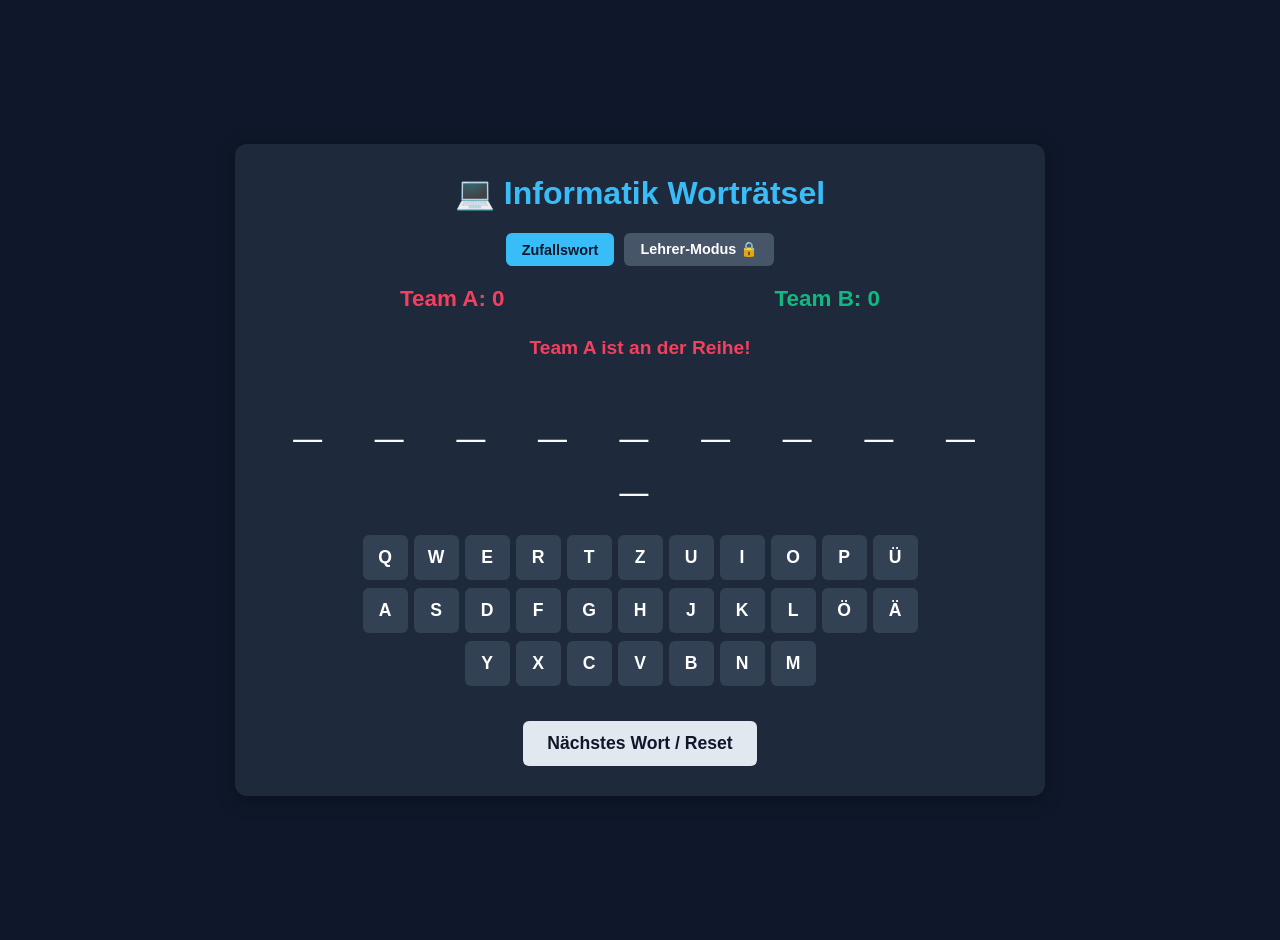
<file: ITG/wordguesser.html>
<!doctype html>
<html lang="de">
  <head>
    <meta charset="UTF-8" />
    <meta name="viewport" content="width=device-width, initial-scale=1.0" />
    <title>Informatik Worträtsel</title>
    <style>
      body {
        font-family: "Segoe UI", Tahoma, Geneva, Verdana, sans-serif;
        background: #0f172a;
        color: #f8fafc;
        display: flex;
        flex-direction: column;
        align-items: center;
        justify-content: center;
        min-height: 100vh;
        margin: 0;
        padding: 20px;
      }
      .container {
        background: #1e293b;
        padding: 30px;
        border-radius: 12px;
        box-shadow: 0 4px 20px rgba(0, 0, 0, 0.3);
        text-align: center;
        max-width: 750px;
        width: 100%;
      }
      h1 {
        color: #38bdf8;
        margin-top: 0;
        font-size: 2rem;
      }

      .mode-selector {
        margin-bottom: 20px;
        display: flex;
        justify-content: center;
        gap: 10px;
      }
      .mode-btn {
        background: #475569;
        color: white;
        font-size: 0.9rem;
        padding: 8px 16px;
        border: none;
        border-radius: 6px;
        cursor: pointer;
      }
      .mode-btn.active {
        background: #38bdf8;
        color: #0f172a;
        font-weight: bold;
      }

      .teacher-panel {
        background: #334155;
        padding: 15px;
        border-radius: 8px;
        margin-bottom: 20px;
        display: none;
      }
      .teacher-panel input {
        padding: 10px;
        font-size: 1rem;
        border-radius: 6px;
        border: 2px solid #475569;
        background: #0f172a;
        color: white;
        text-transform: uppercase;
        width: 60%;
        margin-right: 10px;
      }

      .score-board {
        display: flex;
        justify-content: space-around;
        margin-bottom: 25px;
        font-weight: bold;
        font-size: 1.4rem;
      }
      .team-a {
        color: #f43f5e;
      }
      .team-b {
        color: #10b981;
      }

      .message {
        height: 30px;
        color: #fbbf24;
        font-weight: bold;
        font-size: 1.2rem;
        margin-bottom: 20px;
      }

      .word-display {
        font-size: 3rem;
        letter-spacing: 12px;
        margin: 30px 0;
        font-family: monospace;
        min-height: 60px;
        text-transform: uppercase;
      }

      .keyboard {
        display: flex;
        flex-direction: column;
        gap: 8px;
        margin-bottom: 25px;
        max-width: 650px;
        margin-left: auto;
        margin-right: auto;
      }
      .keyboard-row {
        display: flex;
        justify-content: center;
        gap: 6px;
      }

      button {
        background: #334155;
        color: white;
        border: none;
        padding: 12px;
        font-size: 1.1rem;
        font-weight: bold;
        border-radius: 6px;
        cursor: pointer;
        transition:
          background 0.2s,
          transform 0.1s;
      }
      button:hover:not(:disabled) {
        background: #475569;
      }
      button:active:not(:disabled) {
        transform: scale(0.95);
      }
      button:disabled {
        opacity: 0.25;
        cursor: not-allowed;
      }

      .keyboard button {
        width: 45px;
        height: 45px;
        padding: 0;
        display: flex;
        align-items: center;
        justify-content: center;
      }

      .control-btn {
        background: #e2e8f0;
        color: #0f172a;
        padding: 12px 24px;
        font-size: 1.1rem;
        margin-top: 10px;
        border-radius: 6px;
      }
      .control-btn:hover {
        background: #ffffff;
      }
    </style>
  </head>
  <body>
    <div class="container">
      <h1>💻 Informatik Worträtsel</h1>

      <div class="mode-selector">
        <button class="mode-btn active" id="btnAuto" onclick="setMode('auto')">
          Zufallswort
        </button>
        <button class="mode-btn" id="btnManual" onclick="setMode('manual')">
          Lehrer-Modus 🔒
        </button>
      </div>

      <div class="teacher-panel" id="teacherPanel">
        <input
          type="password"
          id="customWordInput"
          placeholder="Geheimes Wort eingeben..."
          onkeydown="if (event.key === 'Enter') applyCustomWord();"
        />
        <button onclick="applyCustomWord()" style="background: #10b981">
          Wort starten
        </button>
      </div>

      <div class="score-board">
        <div class="team-a">Team A: <span id="scoreA">0</span></div>
        <div class="team-b">Team B: <span id="scoreB">0</span></div>
      </div>

      <div class="message" id="turnMessage">Team A ist an der Reihe!</div>

      <div class="word-display" id="wordDisplay">_ _ _ _ _</div>

      <div class="keyboard" id="keyboard"></div>

      <button class="control-btn" id="resetBtn" onclick="nextRound()">
        Nächstes Wort / Reset
      </button>
    </div>

    <script>
      const words = [
        "HANDY",
        "COMPUTER",
        "TASTATUR",
        "LAPTOP",
        "INFORMATIK",
        "MAUS",
        "BILDSCHIRM",
        "INTERNET",
        "WEBSITE",
        "PASSWORT",
        "DRUCKER",
        "KABEL",
        "SOFTWARE",
        "ORDNER",
        "SPEICHERN",
        "ROUTER",
        "GOOGLE",
        "SPIEL",
        "EMAIL",
        "PROGRAMM",
        "COMPUTERRAUM",
      ];

      const qwertzLayout = [
        ["Q", "W", "E", "R", "T", "Z", "U", "I", "O", "P", "Ü"],
        ["A", "S", "D", "F", "G", "H", "J", "K", "L", "Ö", "Ä"],
        ["Y", "X", "C", "V", "B", "N", "M"],
      ];

      let currentWord = "";
      let guessedLetters = [];
      let scoreA = 0;
      let scoreB = 0;
      let isTeamATurn = true;
      let gameMode = "auto";

      function initGame() {
        guessedLetters = [];

        if (gameMode === "auto") {
          currentWord = words[Math.floor(Math.random() * words.length)];
          document.getElementById("teacherPanel").style.display = "none";
        } else {
          currentWord = "";
          document.getElementById("teacherPanel").style.display = "block";
          document.getElementById("customWordInput").value = "";
          document.getElementById("customWordInput").focus();
        }

        updateDisplay();
        createKeyboard();
        updateTurnMessage();
      }

      function setMode(mode) {
        gameMode = mode;
        document
          .getElementById("btnAuto")
          .classList.toggle("active", mode === "auto");
        document
          .getElementById("btnManual")
          .classList.toggle("active", mode === "manual");
        initGame();
      }

      function applyCustomWord() {
        let inputVal = document
          .getElementById("customWordInput")
          .value.trim()
          .toUpperCase();
        inputVal = inputVal.replace(/[^A-ZÄÖÜ]/g, "");

        if (inputVal.length < 2) {
          alert(
            "Bitte ein gültiges Wort mit mindestens 2 Buchstaben eingeben!",
          );
          return;
        }

        currentWord = inputVal;
        document.getElementById("customWordInput").value = "";
        updateDisplay();
        createKeyboard();
        document.getElementById("turnMessage").innerText =
          "Das geheime Wort wurde gesetzt! Spiel startet...";
        setTimeout(updateTurnMessage, 1500);
      }

      function createKeyboard() {
        const keyboardContainer = document.getElementById("keyboard");
        keyboardContainer.innerHTML = "";

        qwertzLayout.forEach((row) => {
          const rowDiv = document.createElement("div");
          rowDiv.className = "keyboard-row";

          row.forEach((letter) => {
            const btn = document.createElement("button");
            btn.innerText = letter;
            btn.id = "key-" + letter;
            btn.onclick = () => guess(letter);
            if (currentWord === "") btn.disabled = true;
            rowDiv.appendChild(btn);
          });

          keyboardContainer.appendChild(rowDiv);
        });
      }

      function guess(letter) {
        if (!currentWord) return;

        const button = document.getElementById("key-" + letter);
        if (button) button.disabled = true;

        guessedLetters.push(letter);

        if (currentWord.includes(letter)) {
          updateDisplay();
          checkWin();
        } else {
          isTeamATurn = !isTeamATurn;
          updateTurnMessage();
        }
      }

      function updateDisplay() {
        if (currentWord === "") {
          document.getElementById("wordDisplay").innerText = "🔒 ???";
          return;
        }

        const display = currentWord
          .split("")
          .map((letter) => (guessedLetters.includes(letter) ? letter : "_"))
          .join(" ");
        document.getElementById("wordDisplay").innerText = display;
      }

      function updateTurnMessage() {
        if (currentWord === "") {
          document.getElementById("turnMessage").innerText =
            "Warten auf Worteingabe des Lehrers...";
          document.getElementById("turnMessage").style.color = "#fbbf24";
          return;
        }

        const msgElement = document.getElementById("turnMessage");
        if (isTeamATurn) {
          msgElement.innerText = "Team A ist an der Reihe!";
          msgElement.style.color = "#f43f5e";
        } else {
          msgElement.innerText = "Team B ist an der Reihe!";
          msgElement.style.color = "#10b981";
        }
      }

      function checkWin() {
        const isWon = currentWord
          .split("")
          .every((letter) => guessedLetters.includes(letter));
        if (isWon) {
          if (isTeamATurn) {
            scoreA++;
            document.getElementById("scoreA").innerText = scoreA;
            document.getElementById("turnMessage").innerText =
              "🎉 Team A gewinnt diese Runde!";
          } else {
            scoreB++;
            document.getElementById("scoreB").innerText = scoreB;
            document.getElementById("turnMessage").innerText =
              "🎉 Team B gewinnt diese Runde!";
          }
          disableKeyboard();
        }
      }

      function disableKeyboard() {
        const buttons = document.querySelectorAll(".keyboard button");
        buttons.forEach((btn) => (btn.disabled = true));
      }

      function nextRound() {
        initGame();
      }

      initGame();
    </script>
  </body>
</html>
</file>
<file: ITG/writerprofi/styles.css>
:root {
  --bg: #eef2f7;
  --panel: #ffffff;
  --panel-soft: #f8fafc;
  --text: #172033;
  --muted: #64748b;
  --border: #d8dee9;
  --primary: #2563eb;
  --primary-dark: #1d4ed8;
  --success: #15803d;
  --success-bg: #dcfce7;
  --warning: #b45309;
  --error: #b91c1c;
  --shadow: 0 12px 30px rgba(15, 23, 42, 0.12);
  --radius: 18px;
}

* {
  box-sizing: border-box;
}

body {
  margin: 0;
  font-family:
    system-ui,
    -apple-system,
    BlinkMacSystemFont,
    "Segoe UI",
    sans-serif;
  background:
    radial-gradient(
      circle at top left,
      rgba(37, 99, 235, 0.16),
      transparent 34rem
    ),
    radial-gradient(
      circle at bottom right,
      rgba(34, 197, 94, 0.13),
      transparent 30rem
    ),
    var(--bg);
  color: var(--text);
}

button,
select {
  font: inherit;
}

button {
  border: 0;
  cursor: pointer;
}

.hidden {
  display: none !important;
}

.app {
  min-height: 100vh;
  padding: 24px;
}

.topbar,
.screen {
  max-width: 1280px;
  margin: 0 auto;
}

.topbar {
  margin-bottom: 18px;
  display: flex;
  justify-content: space-between;
  align-items: center;
  gap: 14px;
}

.brand {
  display: flex;
  align-items: center;
  gap: 12px;
}

.brand-icon {
  width: 52px;
  height: 52px;
  border-radius: 17px;
  background: var(--primary);
  color: white;
  display: grid;
  place-items: center;
  font-size: 28px;
  box-shadow: var(--shadow);
}

.brand h1 {
  margin: 0;
  font-size: clamp(1.5rem, 3vw, 2.2rem);
}

.brand p {
  margin: 3px 0 0 0;
  color: var(--muted);
}

.ghost-button {
  background: white;
  color: var(--primary);
  border: 1px solid var(--border);
  border-radius: 999px;
  padding: 10px 16px;
  font-weight: 800;
}

.ghost-button:hover {
  background: #eff6ff;
  border-color: var(--primary);
}

.intro-card,
.lesson-header-card,
.task-panel,
.writer-panel,
.lesson-card {
  background: rgba(255, 255, 255, 0.92);
  border: 1px solid var(--border);
  border-radius: var(--radius);
  box-shadow: var(--shadow);
}

.intro-card {
  padding: 22px;
  margin-bottom: 20px;
}

.intro-card h2 {
  margin: 0 0 8px 0;
}

.intro-card p {
  margin: 0;
  color: var(--muted);
  line-height: 1.5;
}

.lesson-grid {
  display: grid;
  grid-template-columns: repeat(auto-fit, minmax(320px, 1fr));
  gap: 18px;
}

.lesson-card {
  padding: 20px;
  text-align: left;
  transition:
    transform 0.12s ease,
    border-color 0.12s ease,
    background 0.12s ease;
}

.lesson-card:hover {
  transform: translateY(-2px);
  background: #eff6ff;
  border-color: var(--primary);
}

.lesson-card-header {
  display: flex;
  align-items: flex-start;
  justify-content: space-between;
  gap: 14px;
}

.lesson-card h3 {
  margin: 0 0 8px 0;
  font-size: 1.35rem;
}

.lesson-card p {
  margin: 0;
  color: var(--muted);
  line-height: 1.45;
}

.lesson-icon {
  font-size: 2rem;
}

.lesson-complete {
  margin-top: 14px;
  display: inline-flex;
  align-items: center;
  gap: 8px;
  color: var(--success);
  font-weight: 800;
}

.fake-checkbox {
  width: 22px;
  height: 22px;
  border-radius: 6px;
  border: 2px solid var(--border);
  display: grid;
  place-items: center;
  background: white;
  color: white;
  font-size: 15px;
}

.fake-checkbox.checked {
  background: var(--success);
  border-color: var(--success);
}

.lesson-header-card {
  padding: 18px 20px;
  margin-bottom: 18px;
  display: grid;
  grid-template-columns: minmax(260px, 1fr) minmax(280px, 480px);
  gap: 18px;
  align-items: center;
}

.small-label {
  color: var(--muted);
  font-size: 0.86rem;
  font-weight: 800;
  text-transform: uppercase;
  letter-spacing: 0.04em;
}

.lesson-header-card h2 {
  margin: 4px 0 0 0;
}

.progress-wrap {
  width: 100%;
}

.progress-label {
  display: flex;
  justify-content: space-between;
  color: var(--muted);
  font-size: 0.92rem;
  font-weight: 800;
  margin-bottom: 8px;
}

.progress-track {
  height: 16px;
  border-radius: 999px;
  background: #e2e8f0;
  overflow: hidden;
}

.progress-fill {
  height: 100%;
  width: 0%;
  background: linear-gradient(90deg, #2563eb, #22c55e);
  border-radius: 999px;
  transition: width 0.25s ease;
}

.lesson-layout {
  display: grid;
  grid-template-columns: minmax(310px, 390px) 1fr;
  gap: 18px;
}

.task-panel {
  padding: 20px;
}

.task-panel h3 {
  margin: 5px 0 10px 0;
  font-size: 1.35rem;
}

.difficulty-badge {
  display: inline-flex;
  margin-bottom: 14px;
  padding: 6px 10px;
  border-radius: 999px;
  background: #e0f2fe;
  color: #075985;
  font-weight: 900;
  font-size: 0.9rem;
}

.difficulty-badge.medium {
  background: #fef3c7;
  color: #92400e;
}

.difficulty-badge.hard {
  background: #fee2e2;
  color: #991b1b;
}

.instruction-box,
.hint-box,
.feedback {
  border-radius: 15px;
  padding: 14px;
  line-height: 1.45;
  margin-bottom: 14px;
}

.instruction-box {
  background: var(--panel-soft);
  border: 1px solid var(--border);
}

.hint-box {
  background: #fff7ed;
  border: 1px solid #fed7aa;
  color: #7c2d12;
}

.feedback {
  font-weight: 750;
}

.feedback.success {
  background: var(--success-bg);
  color: var(--success);
  border: 1px solid #86efac;
}

.feedback.error {
  background: #fee2e2;
  color: var(--error);
  border: 1px solid #fecaca;
}

.task-actions {
  display: flex;
  flex-wrap: wrap;
  gap: 10px;
}

.primary-button,
.secondary-button {
  border-radius: 999px;
  padding: 11px 16px;
  font-weight: 900;
}

.primary-button {
  background: var(--primary);
  color: white;
}

.primary-button:hover {
  background: var(--primary-dark);
}

.primary-button.correct-next {
  background: var(--success);
}

.primary-button.correct-next:hover {
  background: #166534;
}

.secondary-button {
  background: #e2e8f0;
  color: #0f172a;
}

.secondary-button:hover {
  background: #cbd5e1;
}

.writer-panel {
  overflow: hidden;
}

.writer-window {
  min-height: 680px;
  display: flex;
  flex-direction: column;
  background: #e5e7eb;
}

.writer-titlebar {
  background: #f8fafc;
  border-bottom: 1px solid var(--border);
  padding: 10px 14px;
  display: flex;
  justify-content: space-between;
  align-items: center;
}

.window-dots {
  display: flex;
  gap: 7px;
}

.dot {
  width: 12px;
  height: 12px;
  border-radius: 999px;
}

.red {
  background: #f87171;
}
.yellow {
  background: #fbbf24;
}
.green {
  background: #34d399;
}

.writer-title {
  color: var(--muted);
  font-weight: 900;
}

.menubar {
  display: flex;
  gap: 2px;
  background: white;
  border-bottom: 1px solid var(--border);
  padding: 4px 8px;
  flex-wrap: wrap;
}

.menu-wrap {
  position: relative;
}

.menu-button {
  background: transparent;
  padding: 7px 10px;
  border-radius: 8px;
}

.menu-button:hover,
.menu-button.active {
  background: #e0f2fe;
}

.dropdown {
  position: absolute;
  top: 36px;
  left: 0;
  min-width: 230px;
  background: white;
  border: 1px solid var(--border);
  box-shadow: var(--shadow);
  border-radius: 12px;
  padding: 7px;
  z-index: 50;
}

.dropdown button {
  width: 100%;
  text-align: left;
  background: transparent;
  border-radius: 8px;
  padding: 8px 10px;
}

.dropdown button:hover {
  background: #eff6ff;
}

.toolbar {
  display: flex;
  flex-wrap: wrap;
  gap: 7px;
  align-items: center;
  background: #f8fafc;
  border-bottom: 1px solid var(--border);
  padding: 10px;
}

.tool-button {
  min-height: 36px;
  background: white;
  border: 1px solid var(--border);
  border-radius: 10px;
  padding: 7px 10px;
  font-weight: 850;
}

.tool-button:hover {
  border-color: var(--primary);
  background: #eff6ff;
}

.toolbar-divider {
  width: 1px;
  height: 28px;
  background: var(--border);
  margin: 0 3px;
}

.select-label {
  display: inline-flex;
  align-items: center;
  gap: 6px;
  color: var(--muted);
  font-weight: 850;
}

.tool-select {
  height: 36px;
  border-radius: 10px;
  border: 1px solid var(--border);
  background: white;
  padding: 0 8px;
}

.shortcut-help {
  background: #eef6ff;
  color: #1e3a8a;
  border-bottom: 1px solid #bfdbfe;
  padding: 8px 12px;
  font-size: 0.88rem;
}

.page-area {
  flex: 1;
  padding: 24px;
  overflow: auto;
  background:
    linear-gradient(90deg, rgba(148, 163, 184, 0.15) 1px, transparent 1px),
    linear-gradient(rgba(148, 163, 184, 0.15) 1px, transparent 1px);
  background-size: 24px 24px;
}

.page {
  max-width: 780px;
  min-height: 460px;
  margin: 0 auto;
  background: white;
  box-shadow: 0 6px 18px rgba(15, 23, 42, 0.18);
  padding: 54px 62px;
  border-radius: 4px;
}

#editor {
  min-height: 340px;
  outline: none;
  font-family: "Liberation Serif", "Times New Roman", serif;
  font-size: 19px;
  line-height: 1.6;
  color: #111827;
  white-space: pre-wrap;
}

#editor:focus {
  box-shadow: inset 0 0 0 2px #bfdbfe;
}

.statusbar {
  display: flex;
  justify-content: space-between;
  gap: 12px;
  background: #f8fafc;
  color: var(--muted);
  border-top: 1px solid var(--border);
  padding: 8px 12px;
  font-size: 0.88rem;
}

@media (max-width: 900px) {
  .app {
    padding: 14px;
  }

  .topbar,
  .lesson-header-card {
    grid-template-columns: 1fr;
    flex-direction: column;
    align-items: flex-start;
  }

  .lesson-layout {
    grid-template-columns: 1fr;
  }

  .page {
    padding: 34px 28px;
  }
}
</file>
